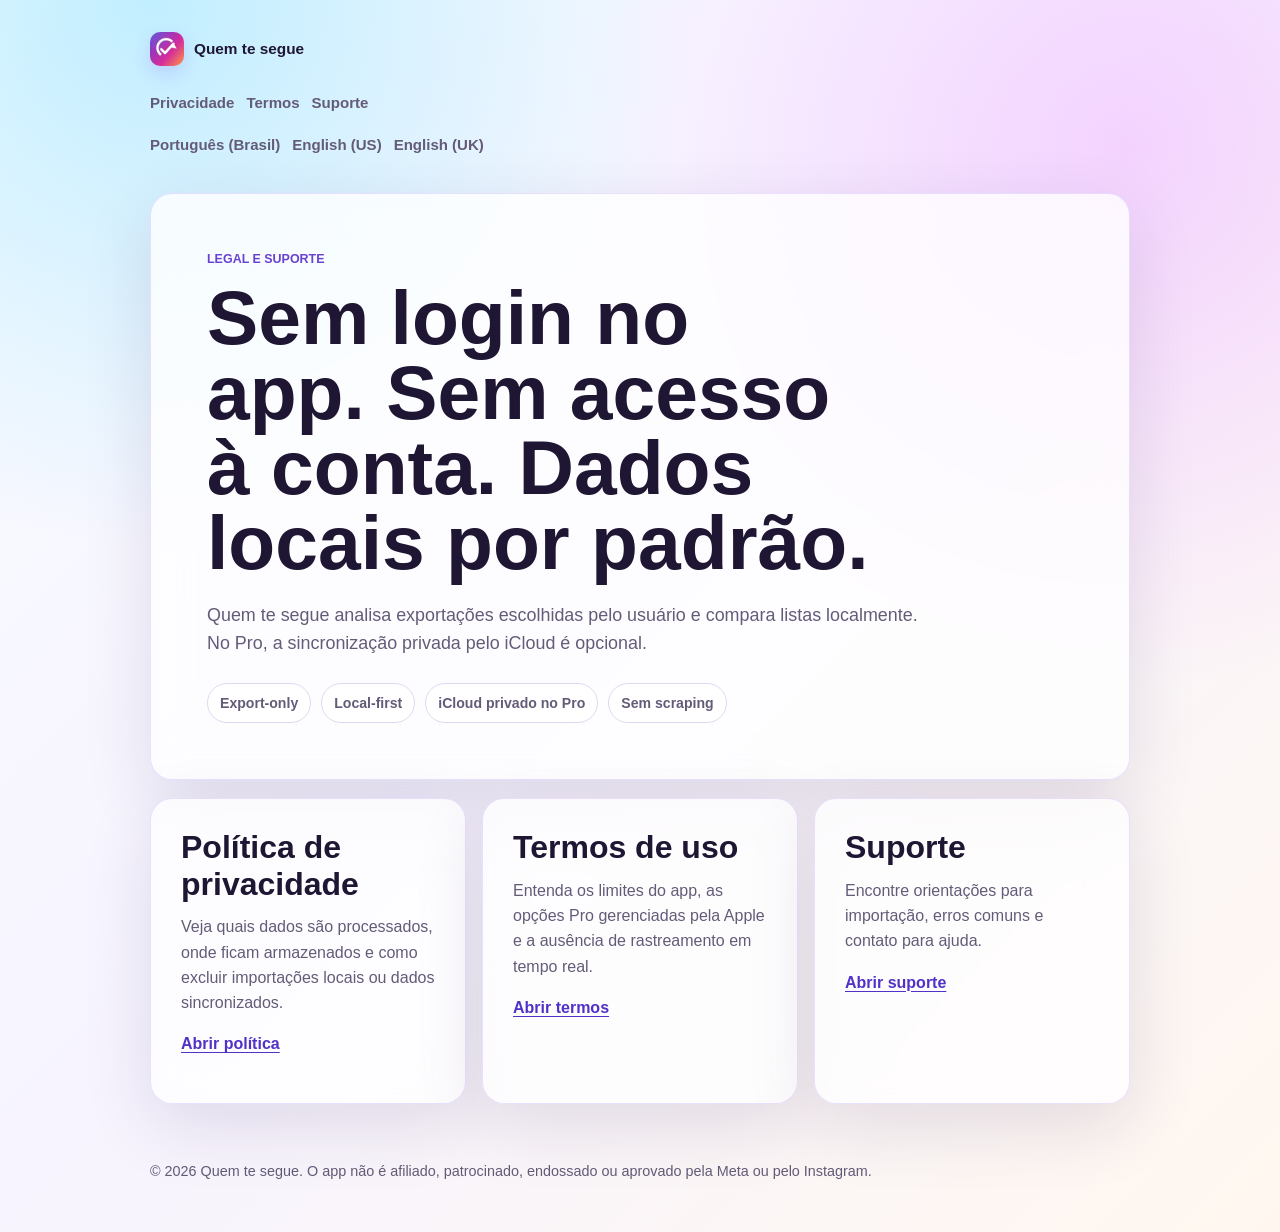
<file: index.html>
<!doctype html>
<html lang="pt-BR">
<head>
  <meta charset="utf-8">
  <meta name="viewport" content="width=device-width, initial-scale=1">
  <title>Quem te segue | Legal e suporte</title>
  <meta name="description" content="Política de privacidade, termos de uso e suporte do app Quem te segue.">
  <link rel="canonical" href="https://nogueirathiago.github.io/quem-te-segue-legal/">
  <link rel="alternate" hreflang="pt-BR" href="https://nogueirathiago.github.io/quem-te-segue-legal/">
  <link rel="alternate" hreflang="en-US" href="https://nogueirathiago.github.io/quem-te-segue-legal/en-us/">
  <link rel="alternate" hreflang="en-GB" href="https://nogueirathiago.github.io/quem-te-segue-legal/en-gb/">
  <link rel="alternate" hreflang="x-default" href="https://nogueirathiago.github.io/quem-te-segue-legal/">
  <link rel="stylesheet" href="styles.css">
</head>
<body>
  <a class="skip-link" href="#conteudo">Pular para o conteúdo</a>
  <header class="site-header">
    <a class="brand" href="index.html" aria-label="Quem te segue">
      <img class="brand-mark" src="brand-logo.png" alt="" width="34" height="34">
      <span>Quem te segue</span>
    </a>
    <nav aria-label="Navegação legal">
      <a href="privacy.html">Privacidade</a>
      <a href="terms.html">Termos</a>
      <a href="support.html">Suporte</a>
    </nav>
    <nav class="language-switcher" aria-label="Idioma">
      <a href="index.html" lang="pt-BR" hreflang="pt-BR" aria-current="page">Português (Brasil)</a>
      <a href="en-us/index.html" lang="en-US" hreflang="en-US">English (US)</a>
      <a href="en-gb/index.html" lang="en-GB" hreflang="en-GB">English (UK)</a>
    </nav>
  </header>

  <main id="conteudo">
    <section class="hero">
      <p class="eyebrow">Legal e suporte</p>
      <h1>Sem login no app. Sem acesso à conta. Dados locais por padrão.</h1>
      <p class="lead">Quem te segue analisa exportações escolhidas pelo usuário e compara listas localmente. No Pro, a sincronização privada pelo iCloud é opcional.</p>
      <div class="pill-row" aria-label="Resumo de privacidade">
        <span class="pill">Export-only</span>
        <span class="pill">Local-first</span>
        <span class="pill">iCloud privado no Pro</span>
        <span class="pill">Sem scraping</span>
      </div>
    </section>

    <section class="grid section" aria-label="Links principais">
      <article class="card">
        <h2>Política de privacidade</h2>
        <p>Veja quais dados são processados, onde ficam armazenados e como excluir importações locais ou dados sincronizados.</p>
        <p><a href="privacy.html">Abrir política</a></p>
      </article>
      <article class="card">
        <h2>Termos de uso</h2>
        <p>Entenda os limites do app, as opções Pro gerenciadas pela Apple e a ausência de rastreamento em tempo real.</p>
        <p><a href="terms.html">Abrir termos</a></p>
      </article>
      <article class="card">
        <h2>Suporte</h2>
        <p>Encontre orientações para importação, erros comuns e contato para ajuda.</p>
        <p><a href="support.html">Abrir suporte</a></p>
      </article>
    </section>
  </main>

  <footer class="site-footer">
    <p>© 2026 Quem te segue. O app não é afiliado, patrocinado, endossado ou aprovado pela Meta ou pelo Instagram.</p>
  </footer>
</body>
</html>
</file>
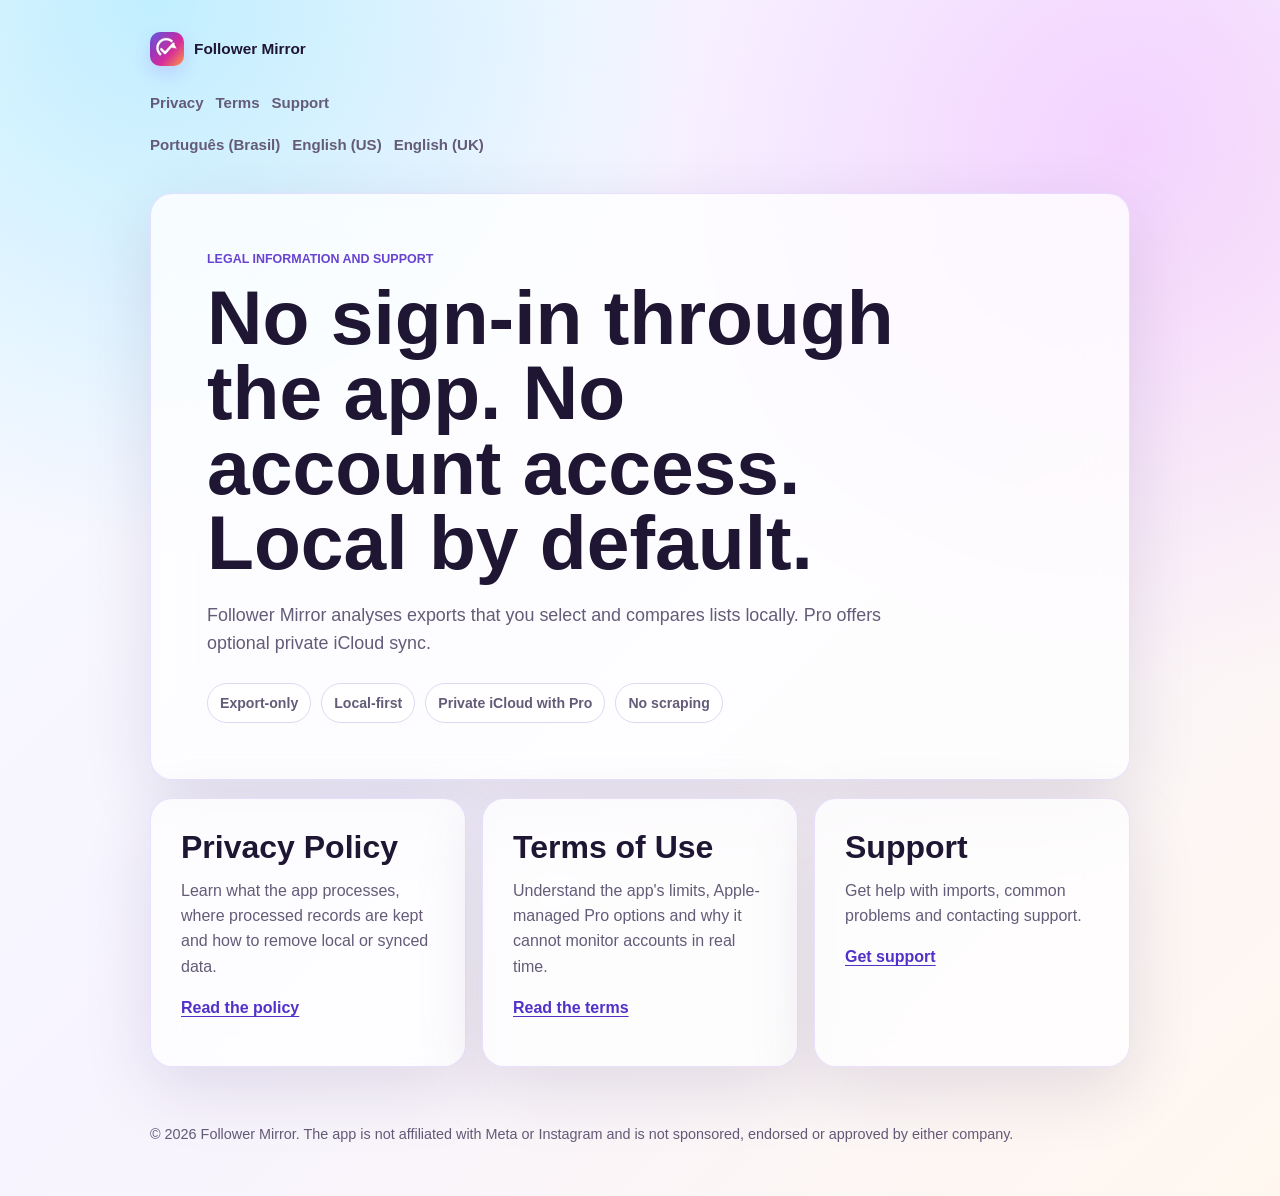
<file: en-gb/index.html>
<!doctype html>
<html lang="en-GB">
<head>
  <meta charset="utf-8">
  <meta name="viewport" content="width=device-width, initial-scale=1">
  <title>Follower Mirror | Legal information and support</title>
  <meta name="description" content="Privacy, terms and support information for Follower Mirror.">
  <link rel="canonical" href="https://nogueirathiago.github.io/quem-te-segue-legal/en-gb/">
  <link rel="alternate" hreflang="pt-BR" href="https://nogueirathiago.github.io/quem-te-segue-legal/">
  <link rel="alternate" hreflang="en-US" href="https://nogueirathiago.github.io/quem-te-segue-legal/en-us/">
  <link rel="alternate" hreflang="en-GB" href="https://nogueirathiago.github.io/quem-te-segue-legal/en-gb/">
  <link rel="alternate" hreflang="x-default" href="https://nogueirathiago.github.io/quem-te-segue-legal/">
  <link rel="stylesheet" href="../styles.css">
</head>
<body>
  <a class="skip-link" href="#content">Skip to content</a>
  <header class="site-header">
    <a class="brand" href="index.html" aria-label="Follower Mirror">
      <img class="brand-mark" src="../brand-logo.png" alt="" width="34" height="34">
      <span>Follower Mirror</span>
    </a>
    <nav aria-label="Legal navigation"><a href="privacy.html">Privacy</a><a href="terms.html">Terms</a><a href="support.html">Support</a></nav>
    <nav class="language-switcher" aria-label="Language">
      <a href="../index.html" lang="pt-BR" hreflang="pt-BR">Português (Brasil)</a>
      <a href="../en-us/index.html" lang="en-US" hreflang="en-US">English (US)</a>
      <a href="index.html" lang="en-GB" hreflang="en-GB" aria-current="page">English (UK)</a>
    </nav>
  </header>

  <main id="content">
    <section class="hero">
      <p class="eyebrow">Legal information and support</p>
      <h1>No sign-in through the app. No account access. Local by default.</h1>
      <p class="lead">Follower Mirror analyses exports that you select and compares lists locally. Pro offers optional private iCloud sync.</p>
      <div class="pill-row" aria-label="Privacy summary"><span class="pill">Export-only</span><span class="pill">Local-first</span><span class="pill">Private iCloud with Pro</span><span class="pill">No scraping</span></div>
    </section>
    <section class="grid section" aria-label="Main links">
      <article class="card"><h2>Privacy Policy</h2><p>Learn what the app processes, where processed records are kept and how to remove local or synced data.</p><p><a href="privacy.html">Read the policy</a></p></article>
      <article class="card"><h2>Terms of Use</h2><p>Understand the app's limits, Apple-managed Pro options and why it cannot monitor accounts in real time.</p><p><a href="terms.html">Read the terms</a></p></article>
      <article class="card"><h2>Support</h2><p>Get help with imports, common problems and contacting support.</p><p><a href="support.html">Get support</a></p></article>
    </section>
  </main>
  <footer class="site-footer"><p>© 2026 Follower Mirror. The app is not affiliated with Meta or Instagram and is not sponsored, endorsed or approved by either company.</p></footer>
</body>
</html>
</file>
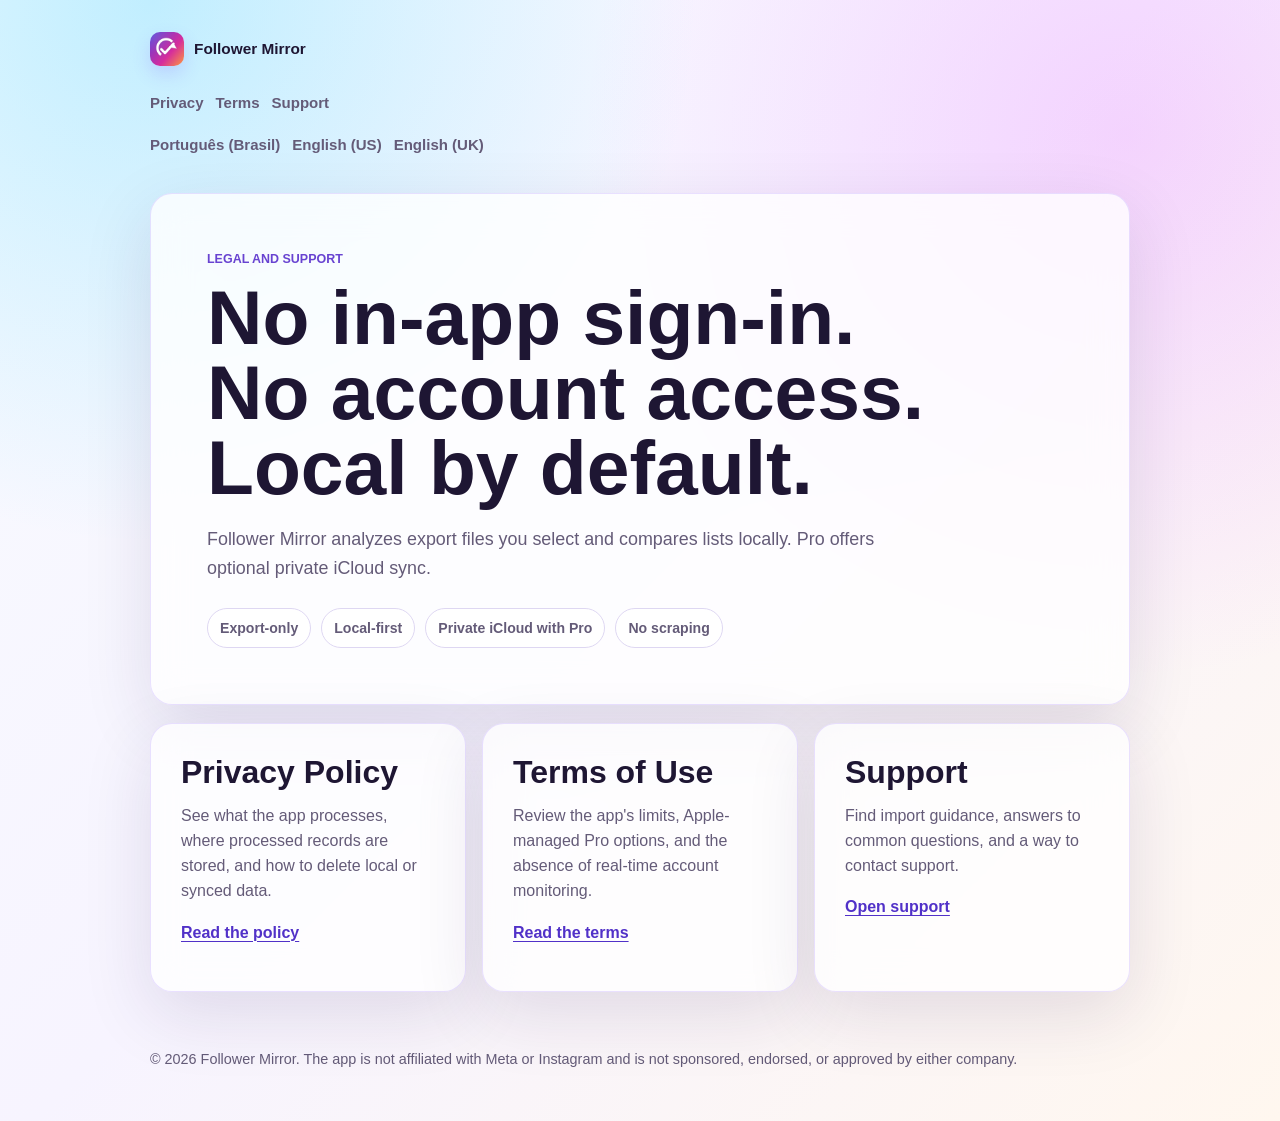
<file: en-us/index.html>
<!doctype html>
<html lang="en-US">
<head>
  <meta charset="utf-8">
  <meta name="viewport" content="width=device-width, initial-scale=1">
  <title>Follower Mirror | Legal and support</title>
  <meta name="description" content="Privacy, terms, and support information for Follower Mirror.">
  <link rel="canonical" href="https://nogueirathiago.github.io/quem-te-segue-legal/en-us/">
  <link rel="alternate" hreflang="pt-BR" href="https://nogueirathiago.github.io/quem-te-segue-legal/">
  <link rel="alternate" hreflang="en-US" href="https://nogueirathiago.github.io/quem-te-segue-legal/en-us/">
  <link rel="alternate" hreflang="en-GB" href="https://nogueirathiago.github.io/quem-te-segue-legal/en-gb/">
  <link rel="alternate" hreflang="x-default" href="https://nogueirathiago.github.io/quem-te-segue-legal/">
  <link rel="stylesheet" href="../styles.css">
</head>
<body>
  <a class="skip-link" href="#content">Skip to content</a>
  <header class="site-header">
    <a class="brand" href="index.html" aria-label="Follower Mirror">
      <img class="brand-mark" src="../brand-logo.png" alt="" width="34" height="34">
      <span>Follower Mirror</span>
    </a>
    <nav aria-label="Legal navigation">
      <a href="privacy.html">Privacy</a>
      <a href="terms.html">Terms</a>
      <a href="support.html">Support</a>
    </nav>
    <nav class="language-switcher" aria-label="Language">
      <a href="../index.html" lang="pt-BR" hreflang="pt-BR">Português (Brasil)</a>
      <a href="index.html" lang="en-US" hreflang="en-US" aria-current="page">English (US)</a>
      <a href="../en-gb/index.html" lang="en-GB" hreflang="en-GB">English (UK)</a>
    </nav>
  </header>

  <main id="content">
    <section class="hero">
      <p class="eyebrow">Legal and support</p>
      <h1>No in-app sign-in. No account access. Local by default.</h1>
      <p class="lead">Follower Mirror analyzes export files you select and compares lists locally. Pro offers optional private iCloud sync.</p>
      <div class="pill-row" aria-label="Privacy summary">
        <span class="pill">Export-only</span>
        <span class="pill">Local-first</span>
        <span class="pill">Private iCloud with Pro</span>
        <span class="pill">No scraping</span>
      </div>
    </section>

    <section class="grid section" aria-label="Main links">
      <article class="card"><h2>Privacy Policy</h2><p>See what the app processes, where processed records are stored, and how to delete local or synced data.</p><p><a href="privacy.html">Read the policy</a></p></article>
      <article class="card"><h2>Terms of Use</h2><p>Review the app's limits, Apple-managed Pro options, and the absence of real-time account monitoring.</p><p><a href="terms.html">Read the terms</a></p></article>
      <article class="card"><h2>Support</h2><p>Find import guidance, answers to common questions, and a way to contact support.</p><p><a href="support.html">Open support</a></p></article>
    </section>
  </main>

  <footer class="site-footer"><p>© 2026 Follower Mirror. The app is not affiliated with Meta or Instagram and is not sponsored, endorsed, or approved by either company.</p></footer>
</body>
</html>
</file>
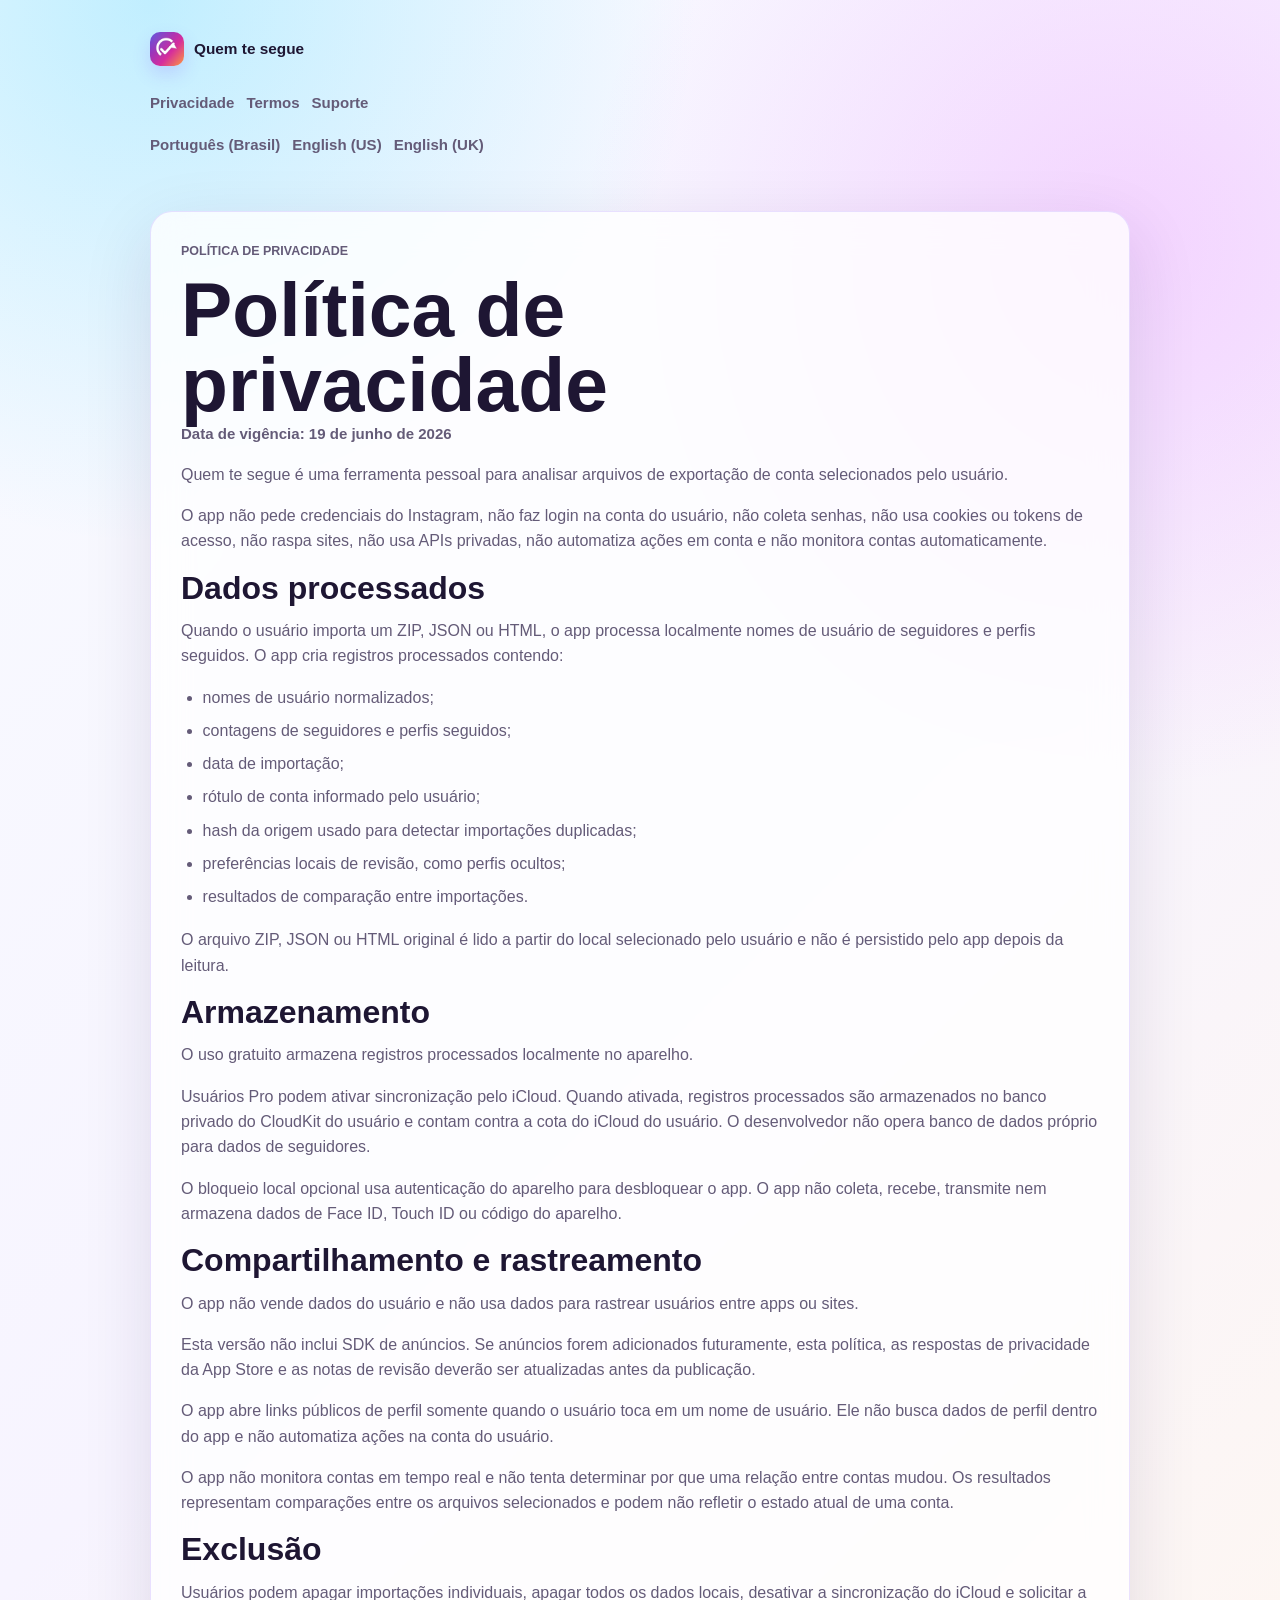
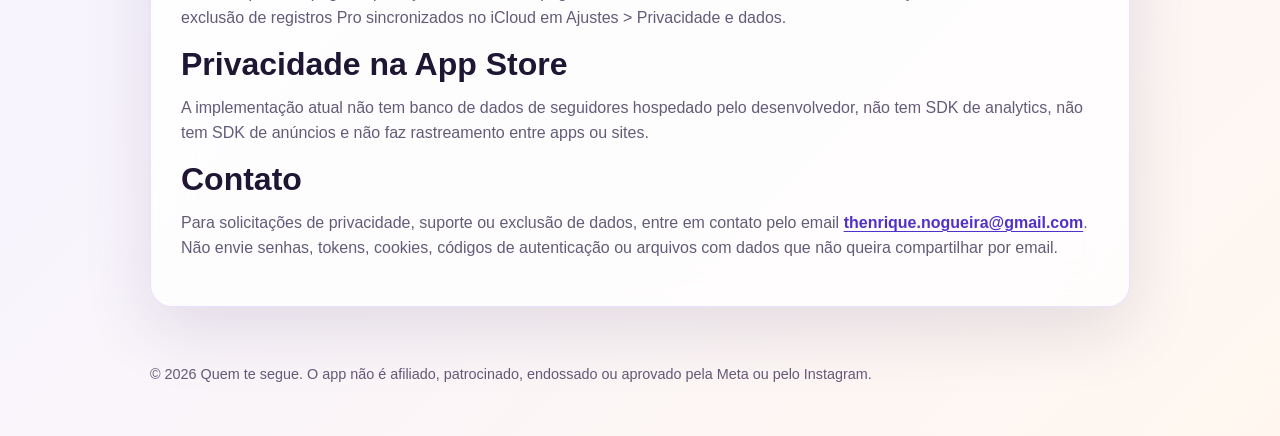
<file: privacy.html>
<!doctype html>
<html lang="pt-BR">
<head>
  <meta charset="utf-8">
  <meta name="viewport" content="width=device-width, initial-scale=1">
  <title>Política de privacidade | Quem te segue</title>
  <meta name="description" content="Política de privacidade do app Quem te segue.">
  <link rel="canonical" href="https://nogueirathiago.github.io/quem-te-segue-legal/privacy.html">
  <link rel="alternate" hreflang="pt-BR" href="https://nogueirathiago.github.io/quem-te-segue-legal/privacy.html">
  <link rel="alternate" hreflang="en-US" href="https://nogueirathiago.github.io/quem-te-segue-legal/en-us/privacy.html">
  <link rel="alternate" hreflang="en-GB" href="https://nogueirathiago.github.io/quem-te-segue-legal/en-gb/privacy.html">
  <link rel="alternate" hreflang="x-default" href="https://nogueirathiago.github.io/quem-te-segue-legal/privacy.html">
  <link rel="stylesheet" href="styles.css">
</head>
<body>
  <a class="skip-link" href="#conteudo">Pular para o conteúdo</a>
  <header class="site-header">
    <a class="brand" href="index.html" aria-label="Quem te segue">
      <img class="brand-mark" src="brand-logo.png" alt="" width="34" height="34">
      <span>Quem te segue</span>
    </a>
    <nav aria-label="Navegação legal">
      <a href="privacy.html">Privacidade</a>
      <a href="terms.html">Termos</a>
      <a href="support.html">Suporte</a>
    </nav>
    <nav class="language-switcher" aria-label="Idioma">
      <a href="privacy.html" lang="pt-BR" hreflang="pt-BR" aria-current="page">Português (Brasil)</a>
      <a href="en-us/privacy.html" lang="en-US" hreflang="en-US">English (US)</a>
      <a href="en-gb/privacy.html" lang="en-GB" hreflang="en-GB">English (UK)</a>
    </nav>
  </header>

  <main id="conteudo">
    <article class="document">
      <p class="eyebrow">Política de privacidade</p>
      <h1>Política de privacidade</h1>
      <p class="meta">Data de vigência: 19 de junho de 2026</p>

      <p>Quem te segue é uma ferramenta pessoal para analisar arquivos de exportação de conta selecionados pelo usuário.</p>
      <p>O app não pede credenciais do Instagram, não faz login na conta do usuário, não coleta senhas, não usa cookies ou tokens de acesso, não raspa sites, não usa APIs privadas, não automatiza ações em conta e não monitora contas automaticamente.</p>

      <h2>Dados processados</h2>
      <p>Quando o usuário importa um ZIP, JSON ou HTML, o app processa localmente nomes de usuário de seguidores e perfis seguidos. O app cria registros processados contendo:</p>
      <ul>
        <li>nomes de usuário normalizados;</li>
        <li>contagens de seguidores e perfis seguidos;</li>
        <li>data de importação;</li>
        <li>rótulo de conta informado pelo usuário;</li>
        <li>hash da origem usado para detectar importações duplicadas;</li>
        <li>preferências locais de revisão, como perfis ocultos;</li>
        <li>resultados de comparação entre importações.</li>
      </ul>
      <p>O arquivo ZIP, JSON ou HTML original é lido a partir do local selecionado pelo usuário e não é persistido pelo app depois da leitura.</p>

      <h2>Armazenamento</h2>
      <p>O uso gratuito armazena registros processados localmente no aparelho.</p>
      <p>Usuários Pro podem ativar sincronização pelo iCloud. Quando ativada, registros processados são armazenados no banco privado do CloudKit do usuário e contam contra a cota do iCloud do usuário. O desenvolvedor não opera banco de dados próprio para dados de seguidores.</p>
      <p>O bloqueio local opcional usa autenticação do aparelho para desbloquear o app. O app não coleta, recebe, transmite nem armazena dados de Face ID, Touch ID ou código do aparelho.</p>

      <h2>Compartilhamento e rastreamento</h2>
      <p>O app não vende dados do usuário e não usa dados para rastrear usuários entre apps ou sites.</p>
      <p>Esta versão não inclui SDK de anúncios. Se anúncios forem adicionados futuramente, esta política, as respostas de privacidade da App Store e as notas de revisão deverão ser atualizadas antes da publicação.</p>
      <p>O app abre links públicos de perfil somente quando o usuário toca em um nome de usuário. Ele não busca dados de perfil dentro do app e não automatiza ações na conta do usuário.</p>
      <p>O app não monitora contas em tempo real e não tenta determinar por que uma relação entre contas mudou. Os resultados representam comparações entre os arquivos selecionados e podem não refletir o estado atual de uma conta.</p>

      <h2>Exclusão</h2>
      <p>Usuários podem apagar importações individuais, apagar todos os dados locais, desativar a sincronização do iCloud e solicitar a exclusão de registros Pro sincronizados no iCloud em Ajustes &gt; Privacidade e dados.</p>

      <h2>Privacidade na App Store</h2>
      <p>A implementação atual não tem banco de dados de seguidores hospedado pelo desenvolvedor, não tem SDK de analytics, não tem SDK de anúncios e não faz rastreamento entre apps ou sites.</p>

      <h2>Contato</h2>
      <p>Para solicitações de privacidade, suporte ou exclusão de dados, entre em contato pelo email <a href="mailto:thenrique.nogueira@gmail.com">thenrique.nogueira@gmail.com</a>. Não envie senhas, tokens, cookies, códigos de autenticação ou arquivos com dados que não queira compartilhar por email.</p>
    </article>
  </main>

  <footer class="site-footer">
    <p>© 2026 Quem te segue. O app não é afiliado, patrocinado, endossado ou aprovado pela Meta ou pelo Instagram.</p>
  </footer>
</body>
</html>
</file>
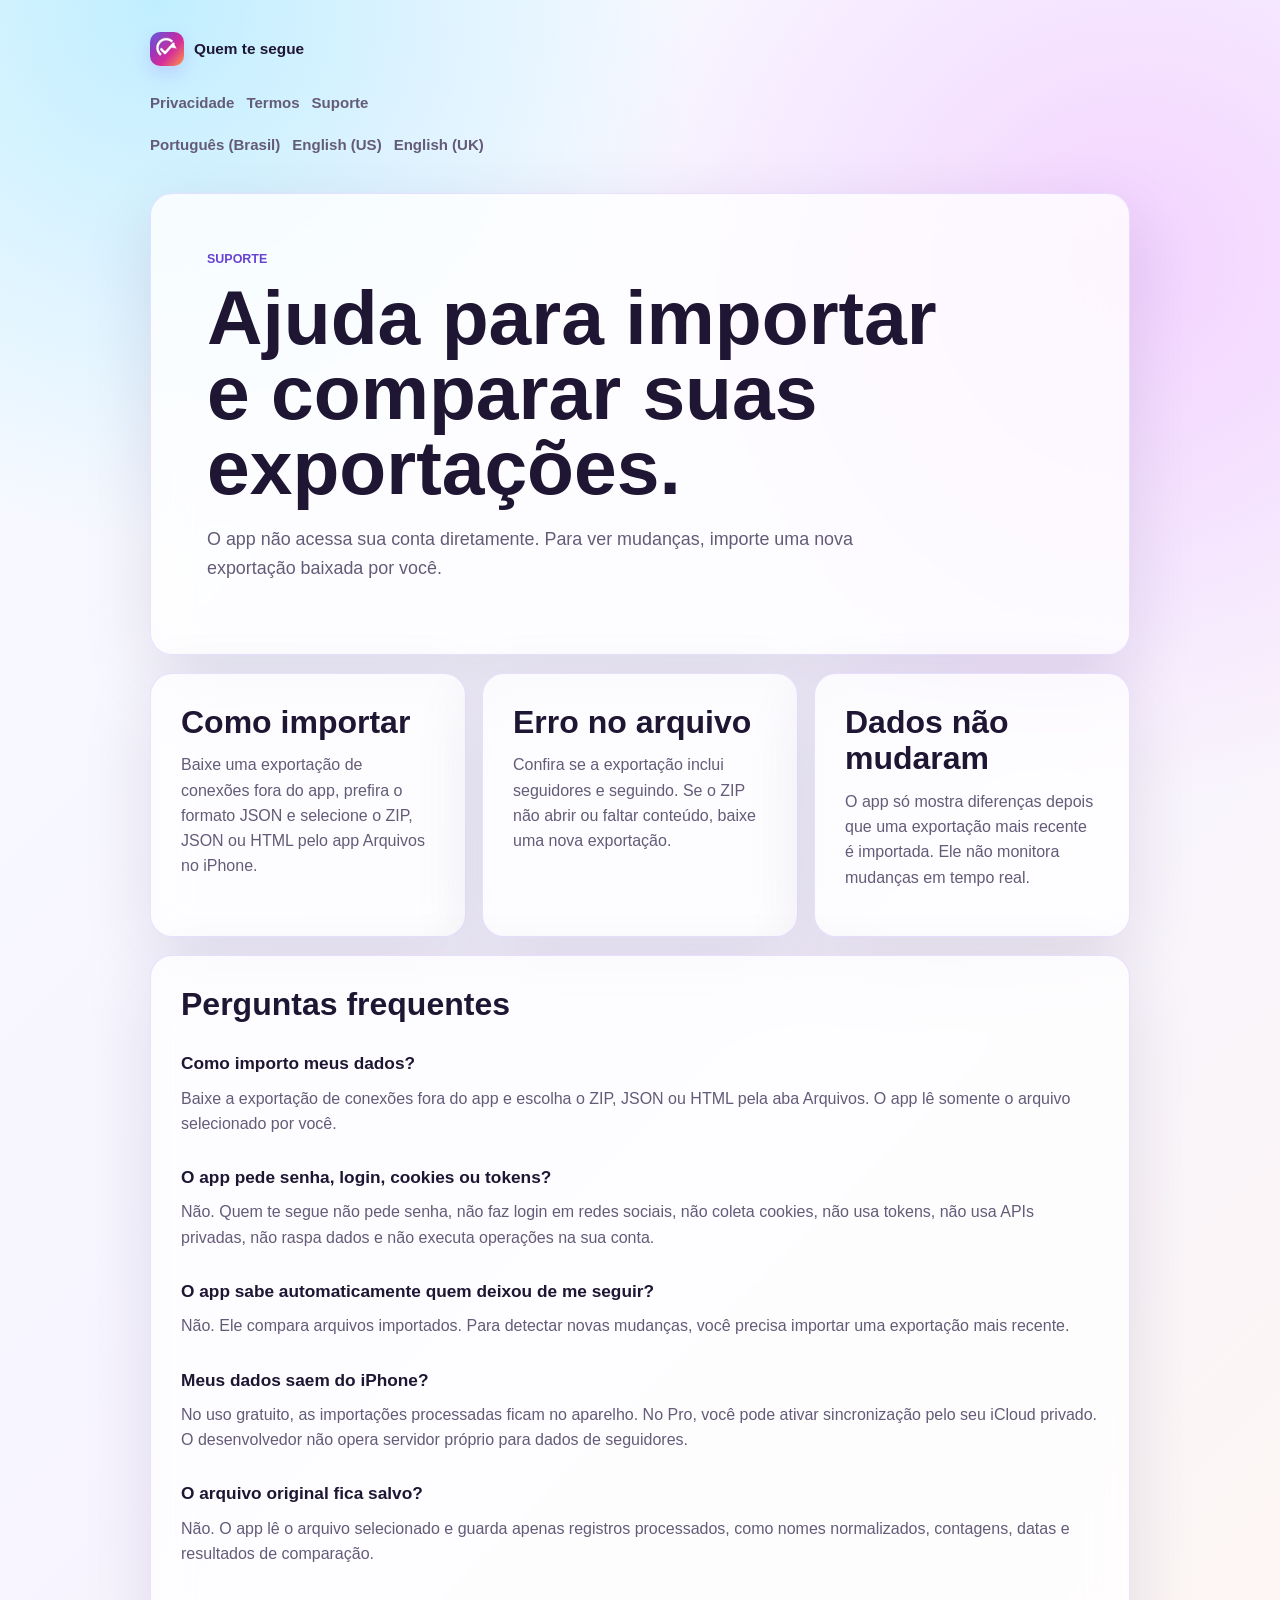
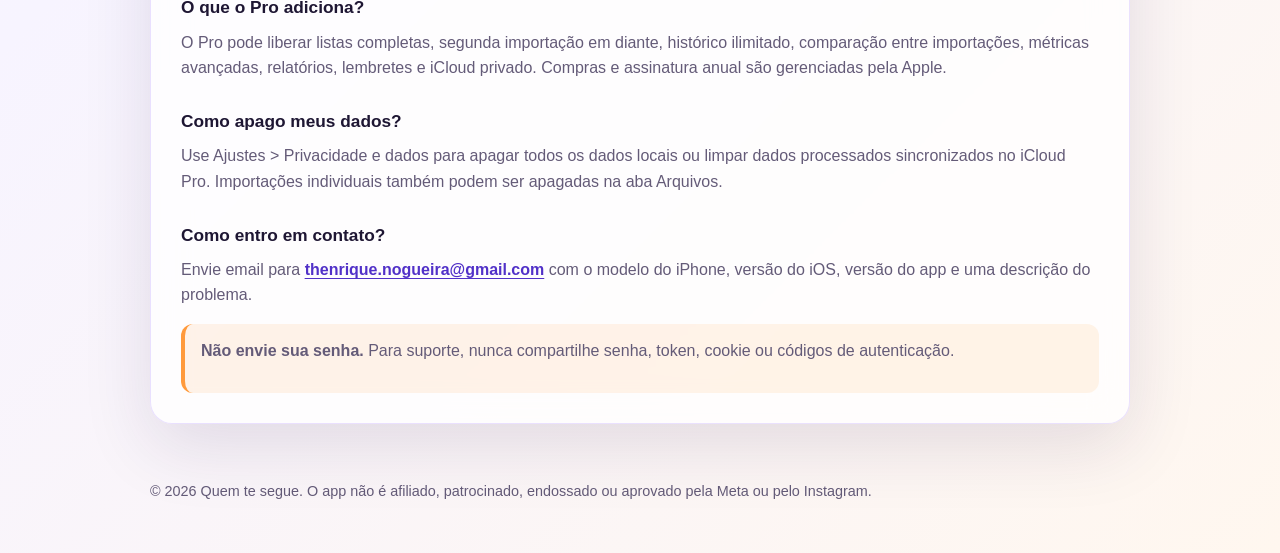
<file: support.html>
<!doctype html>
<html lang="pt-BR">
<head>
  <meta charset="utf-8">
  <meta name="viewport" content="width=device-width, initial-scale=1">
  <title>Suporte | Quem te segue</title>
  <meta name="description" content="Suporte do app Quem te segue.">
  <link rel="canonical" href="https://nogueirathiago.github.io/quem-te-segue-legal/support.html">
  <link rel="alternate" hreflang="pt-BR" href="https://nogueirathiago.github.io/quem-te-segue-legal/support.html">
  <link rel="alternate" hreflang="en-US" href="https://nogueirathiago.github.io/quem-te-segue-legal/en-us/support.html">
  <link rel="alternate" hreflang="en-GB" href="https://nogueirathiago.github.io/quem-te-segue-legal/en-gb/support.html">
  <link rel="alternate" hreflang="x-default" href="https://nogueirathiago.github.io/quem-te-segue-legal/support.html">
  <link rel="stylesheet" href="styles.css">
</head>
<body>
  <a class="skip-link" href="#conteudo">Pular para o conteúdo</a>
  <header class="site-header">
    <a class="brand" href="index.html" aria-label="Quem te segue">
      <img class="brand-mark" src="brand-logo.png" alt="" width="34" height="34">
      <span>Quem te segue</span>
    </a>
    <nav aria-label="Navegação legal">
      <a href="privacy.html">Privacidade</a>
      <a href="terms.html">Termos</a>
      <a href="support.html">Suporte</a>
    </nav>
    <nav class="language-switcher" aria-label="Idioma">
      <a href="support.html" lang="pt-BR" hreflang="pt-BR" aria-current="page">Português (Brasil)</a>
      <a href="en-us/support.html" lang="en-US" hreflang="en-US">English (US)</a>
      <a href="en-gb/support.html" lang="en-GB" hreflang="en-GB">English (UK)</a>
    </nav>
  </header>

  <main id="conteudo">
    <section class="hero">
      <p class="eyebrow">Suporte</p>
      <h1>Ajuda para importar e comparar suas exportações.</h1>
      <p class="lead">O app não acessa sua conta diretamente. Para ver mudanças, importe uma nova exportação baixada por você.</p>
    </section>

    <section class="grid section" aria-label="Ajuda rápida">
      <article class="card">
        <h2>Como importar</h2>
        <p>Baixe uma exportação de conexões fora do app, prefira o formato JSON e selecione o ZIP, JSON ou HTML pelo app Arquivos no iPhone.</p>
      </article>
      <article class="card">
        <h2>Erro no arquivo</h2>
        <p>Confira se a exportação inclui seguidores e seguindo. Se o ZIP não abrir ou faltar conteúdo, baixe uma nova exportação.</p>
      </article>
      <article class="card">
        <h2>Dados não mudaram</h2>
        <p>O app só mostra diferenças depois que uma exportação mais recente é importada. Ele não monitora mudanças em tempo real.</p>
      </article>
    </section>

    <section class="document">
      <h2>Perguntas frequentes</h2>

      <h3>Como importo meus dados?</h3>
      <p>Baixe a exportação de conexões fora do app e escolha o ZIP, JSON ou HTML pela aba Arquivos. O app lê somente o arquivo selecionado por você.</p>

      <h3>O app pede senha, login, cookies ou tokens?</h3>
      <p>Não. Quem te segue não pede senha, não faz login em redes sociais, não coleta cookies, não usa tokens, não usa APIs privadas, não raspa dados e não executa operações na sua conta.</p>

      <h3>O app sabe automaticamente quem deixou de me seguir?</h3>
      <p>Não. Ele compara arquivos importados. Para detectar novas mudanças, você precisa importar uma exportação mais recente.</p>

      <h3>Meus dados saem do iPhone?</h3>
      <p>No uso gratuito, as importações processadas ficam no aparelho. No Pro, você pode ativar sincronização pelo seu iCloud privado. O desenvolvedor não opera servidor próprio para dados de seguidores.</p>

      <h3>O arquivo original fica salvo?</h3>
      <p>Não. O app lê o arquivo selecionado e guarda apenas registros processados, como nomes normalizados, contagens, datas e resultados de comparação.</p>

      <h3>O que o Pro adiciona?</h3>
      <p>O Pro pode liberar listas completas, segunda importação em diante, histórico ilimitado, comparação entre importações, métricas avançadas, relatórios, lembretes e iCloud privado. Compras e assinatura anual são gerenciadas pela Apple.</p>

      <h3>Como apago meus dados?</h3>
      <p>Use Ajustes &gt; Privacidade e dados para apagar todos os dados locais ou limpar dados processados sincronizados no iCloud Pro. Importações individuais também podem ser apagadas na aba Arquivos.</p>

      <h3>Como entro em contato?</h3>
      <p>Envie email para <a href="mailto:thenrique.nogueira@gmail.com">thenrique.nogueira@gmail.com</a> com o modelo do iPhone, versão do iOS, versão do app e uma descrição do problema.</p>

      <div class="callout">
        <p><strong>Não envie sua senha.</strong> Para suporte, nunca compartilhe senha, token, cookie ou códigos de autenticação.</p>
      </div>
    </section>
  </main>

  <footer class="site-footer">
    <p>© 2026 Quem te segue. O app não é afiliado, patrocinado, endossado ou aprovado pela Meta ou pelo Instagram.</p>
  </footer>
</body>
</html>
</file>
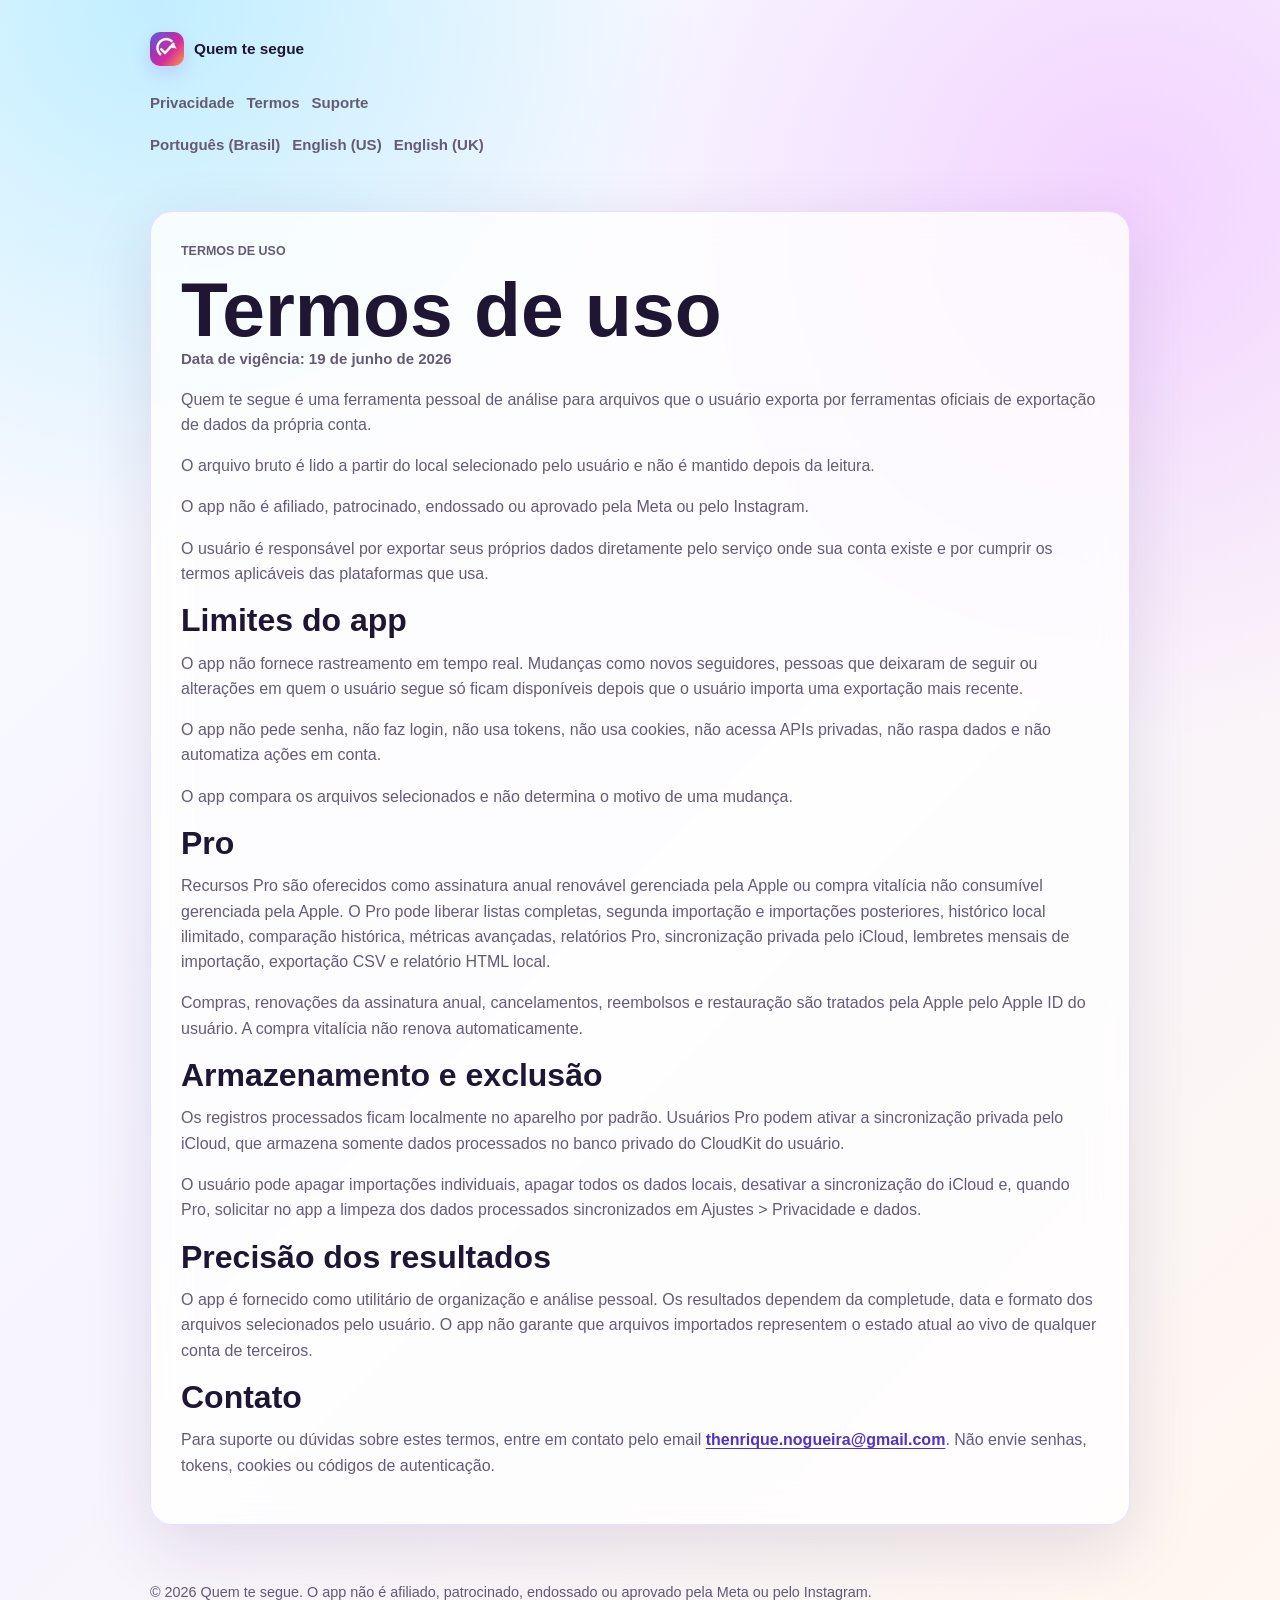
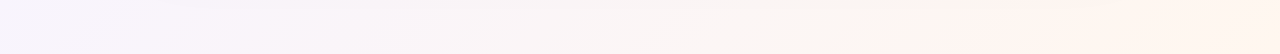
<file: terms.html>
<!doctype html>
<html lang="pt-BR">
<head>
  <meta charset="utf-8">
  <meta name="viewport" content="width=device-width, initial-scale=1">
  <title>Termos de uso | Quem te segue</title>
  <meta name="description" content="Termos de uso do app Quem te segue.">
  <link rel="canonical" href="https://nogueirathiago.github.io/quem-te-segue-legal/terms.html">
  <link rel="alternate" hreflang="pt-BR" href="https://nogueirathiago.github.io/quem-te-segue-legal/terms.html">
  <link rel="alternate" hreflang="en-US" href="https://nogueirathiago.github.io/quem-te-segue-legal/en-us/terms.html">
  <link rel="alternate" hreflang="en-GB" href="https://nogueirathiago.github.io/quem-te-segue-legal/en-gb/terms.html">
  <link rel="alternate" hreflang="x-default" href="https://nogueirathiago.github.io/quem-te-segue-legal/terms.html">
  <link rel="stylesheet" href="styles.css">
</head>
<body>
  <a class="skip-link" href="#conteudo">Pular para o conteúdo</a>
  <header class="site-header">
    <a class="brand" href="index.html" aria-label="Quem te segue">
      <img class="brand-mark" src="brand-logo.png" alt="" width="34" height="34">
      <span>Quem te segue</span>
    </a>
    <nav aria-label="Navegação legal">
      <a href="privacy.html">Privacidade</a>
      <a href="terms.html">Termos</a>
      <a href="support.html">Suporte</a>
    </nav>
    <nav class="language-switcher" aria-label="Idioma">
      <a href="terms.html" lang="pt-BR" hreflang="pt-BR" aria-current="page">Português (Brasil)</a>
      <a href="en-us/terms.html" lang="en-US" hreflang="en-US">English (US)</a>
      <a href="en-gb/terms.html" lang="en-GB" hreflang="en-GB">English (UK)</a>
    </nav>
  </header>

  <main id="conteudo">
    <article class="document">
      <p class="eyebrow">Termos de uso</p>
      <h1>Termos de uso</h1>
      <p class="meta">Data de vigência: 19 de junho de 2026</p>

      <p>Quem te segue é uma ferramenta pessoal de análise para arquivos que o usuário exporta por ferramentas oficiais de exportação de dados da própria conta.</p>
      <p>O arquivo bruto é lido a partir do local selecionado pelo usuário e não é mantido depois da leitura.</p>
      <p>O app não é afiliado, patrocinado, endossado ou aprovado pela Meta ou pelo Instagram.</p>
      <p>O usuário é responsável por exportar seus próprios dados diretamente pelo serviço onde sua conta existe e por cumprir os termos aplicáveis das plataformas que usa.</p>

      <h2>Limites do app</h2>
      <p>O app não fornece rastreamento em tempo real. Mudanças como novos seguidores, pessoas que deixaram de seguir ou alterações em quem o usuário segue só ficam disponíveis depois que o usuário importa uma exportação mais recente.</p>
      <p>O app não pede senha, não faz login, não usa tokens, não usa cookies, não acessa APIs privadas, não raspa dados e não automatiza ações em conta.</p>
      <p>O app compara os arquivos selecionados e não determina o motivo de uma mudança.</p>

      <h2>Pro</h2>
      <p>Recursos Pro são oferecidos como assinatura anual renovável gerenciada pela Apple ou compra vitalícia não consumível gerenciada pela Apple. O Pro pode liberar listas completas, segunda importação e importações posteriores, histórico local ilimitado, comparação histórica, métricas avançadas, relatórios Pro, sincronização privada pelo iCloud, lembretes mensais de importação, exportação CSV e relatório HTML local.</p>
      <p>Compras, renovações da assinatura anual, cancelamentos, reembolsos e restauração são tratados pela Apple pelo Apple ID do usuário. A compra vitalícia não renova automaticamente.</p>

      <h2>Armazenamento e exclusão</h2>
      <p>Os registros processados ficam localmente no aparelho por padrão. Usuários Pro podem ativar a sincronização privada pelo iCloud, que armazena somente dados processados no banco privado do CloudKit do usuário.</p>
      <p>O usuário pode apagar importações individuais, apagar todos os dados locais, desativar a sincronização do iCloud e, quando Pro, solicitar no app a limpeza dos dados processados sincronizados em Ajustes &gt; Privacidade e dados.</p>

      <h2>Precisão dos resultados</h2>
      <p>O app é fornecido como utilitário de organização e análise pessoal. Os resultados dependem da completude, data e formato dos arquivos selecionados pelo usuário. O app não garante que arquivos importados representem o estado atual ao vivo de qualquer conta de terceiros.</p>

      <h2>Contato</h2>
      <p>Para suporte ou dúvidas sobre estes termos, entre em contato pelo email <a href="mailto:thenrique.nogueira@gmail.com">thenrique.nogueira@gmail.com</a>. Não envie senhas, tokens, cookies ou códigos de autenticação.</p>
    </article>
  </main>

  <footer class="site-footer">
    <p>© 2026 Quem te segue. O app não é afiliado, patrocinado, endossado ou aprovado pela Meta ou pelo Instagram.</p>
  </footer>
</body>
</html>
</file>
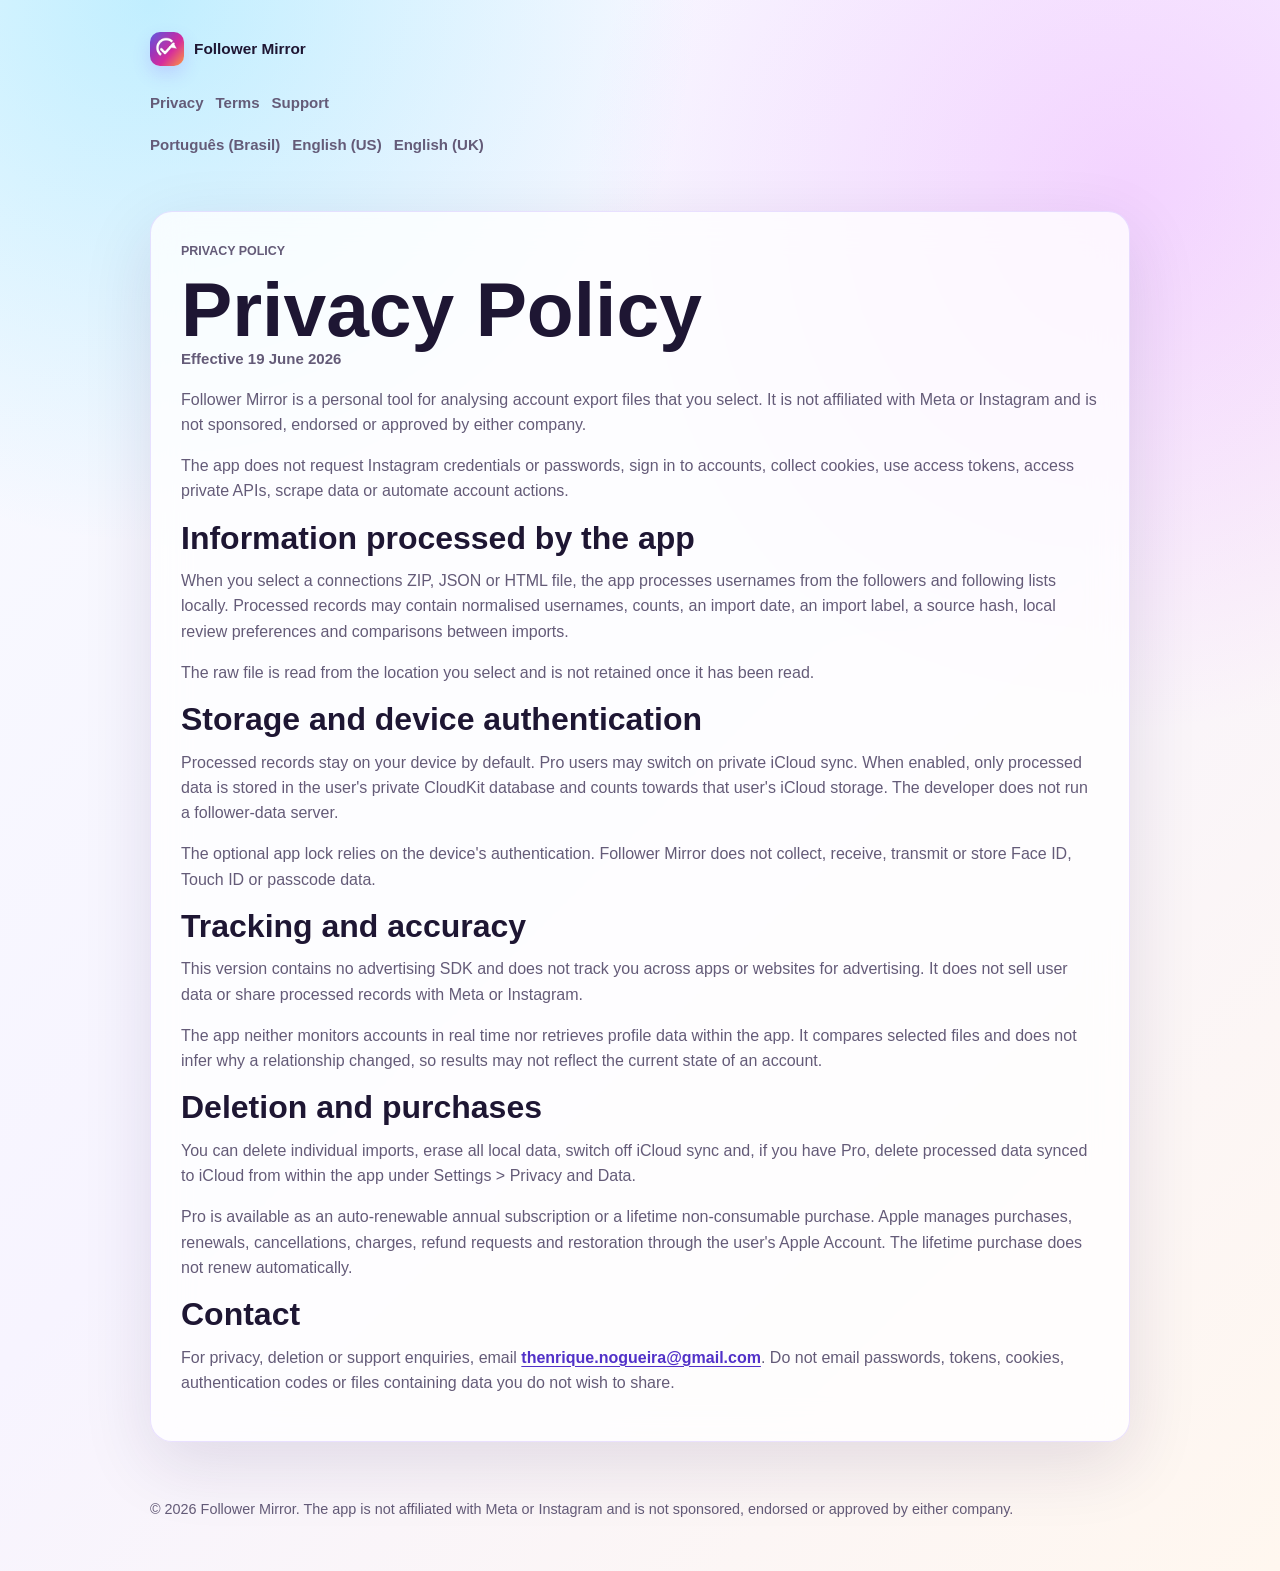
<file: en-gb/privacy.html>
<!doctype html>
<html lang="en-GB">
<head>
  <meta charset="utf-8">
  <meta name="viewport" content="width=device-width, initial-scale=1">
  <title>Privacy Policy | Follower Mirror</title>
  <meta name="description" content="Privacy Policy for Follower Mirror.">
  <link rel="canonical" href="https://nogueirathiago.github.io/quem-te-segue-legal/en-gb/privacy.html">
  <link rel="alternate" hreflang="pt-BR" href="https://nogueirathiago.github.io/quem-te-segue-legal/privacy.html">
  <link rel="alternate" hreflang="en-US" href="https://nogueirathiago.github.io/quem-te-segue-legal/en-us/privacy.html">
  <link rel="alternate" hreflang="en-GB" href="https://nogueirathiago.github.io/quem-te-segue-legal/en-gb/privacy.html">
  <link rel="alternate" hreflang="x-default" href="https://nogueirathiago.github.io/quem-te-segue-legal/privacy.html">
  <link rel="stylesheet" href="../styles.css">
</head>
<body>
  <a class="skip-link" href="#content">Skip to content</a>
  <header class="site-header">
    <a class="brand" href="index.html" aria-label="Follower Mirror"><img class="brand-mark" src="../brand-logo.png" alt="" width="34" height="34"><span>Follower Mirror</span></a>
    <nav aria-label="Legal navigation"><a href="privacy.html">Privacy</a><a href="terms.html">Terms</a><a href="support.html">Support</a></nav>
    <nav class="language-switcher" aria-label="Language"><a href="../privacy.html" lang="pt-BR" hreflang="pt-BR">Português (Brasil)</a><a href="../en-us/privacy.html" lang="en-US" hreflang="en-US">English (US)</a><a href="privacy.html" lang="en-GB" hreflang="en-GB" aria-current="page">English (UK)</a></nav>
  </header>

  <main id="content">
    <article class="document">
      <p class="eyebrow">Privacy Policy</p><h1>Privacy Policy</h1><p class="meta">Effective 19 June 2026</p>
      <p>Follower Mirror is a personal tool for analysing account export files that you select. It is not affiliated with Meta or Instagram and is not sponsored, endorsed or approved by either company.</p>
      <p>The app does not request Instagram credentials or passwords, sign in to accounts, collect cookies, use access tokens, access private APIs, scrape data or automate account actions.</p>

      <h2>Information processed by the app</h2>
      <p>When you select a connections ZIP, JSON or HTML file, the app processes usernames from the followers and following lists locally. Processed records may contain normalised usernames, counts, an import date, an import label, a source hash, local review preferences and comparisons between imports.</p>
      <p>The raw file is read from the location you select and is not retained once it has been read.</p>

      <h2>Storage and device authentication</h2>
      <p>Processed records stay on your device by default. Pro users may switch on private iCloud sync. When enabled, only processed data is stored in the user's private CloudKit database and counts towards that user's iCloud storage. The developer does not run a follower-data server.</p>
      <p>The optional app lock relies on the device's authentication. Follower Mirror does not collect, receive, transmit or store Face ID, Touch ID or passcode data.</p>

      <h2>Tracking and accuracy</h2>
      <p>This version contains no advertising SDK and does not track you across apps or websites for advertising. It does not sell user data or share processed records with Meta or Instagram.</p>
      <p>The app neither monitors accounts in real time nor retrieves profile data within the app. It compares selected files and does not infer why a relationship changed, so results may not reflect the current state of an account.</p>

      <h2>Deletion and purchases</h2>
      <p>You can delete individual imports, erase all local data, switch off iCloud sync and, if you have Pro, delete processed data synced to iCloud from within the app under Settings &gt; Privacy and Data.</p>
      <p>Pro is available as an auto-renewable annual subscription or a lifetime non-consumable purchase. Apple manages purchases, renewals, cancellations, charges, refund requests and restoration through the user's Apple Account. The lifetime purchase does not renew automatically.</p>

      <h2>Contact</h2>
      <p>For privacy, deletion or support enquiries, email <a href="mailto:thenrique.nogueira@gmail.com">thenrique.nogueira@gmail.com</a>. Do not email passwords, tokens, cookies, authentication codes or files containing data you do not wish to share.</p>
    </article>
  </main>
  <footer class="site-footer"><p>© 2026 Follower Mirror. The app is not affiliated with Meta or Instagram and is not sponsored, endorsed or approved by either company.</p></footer>
</body>
</html>
</file>
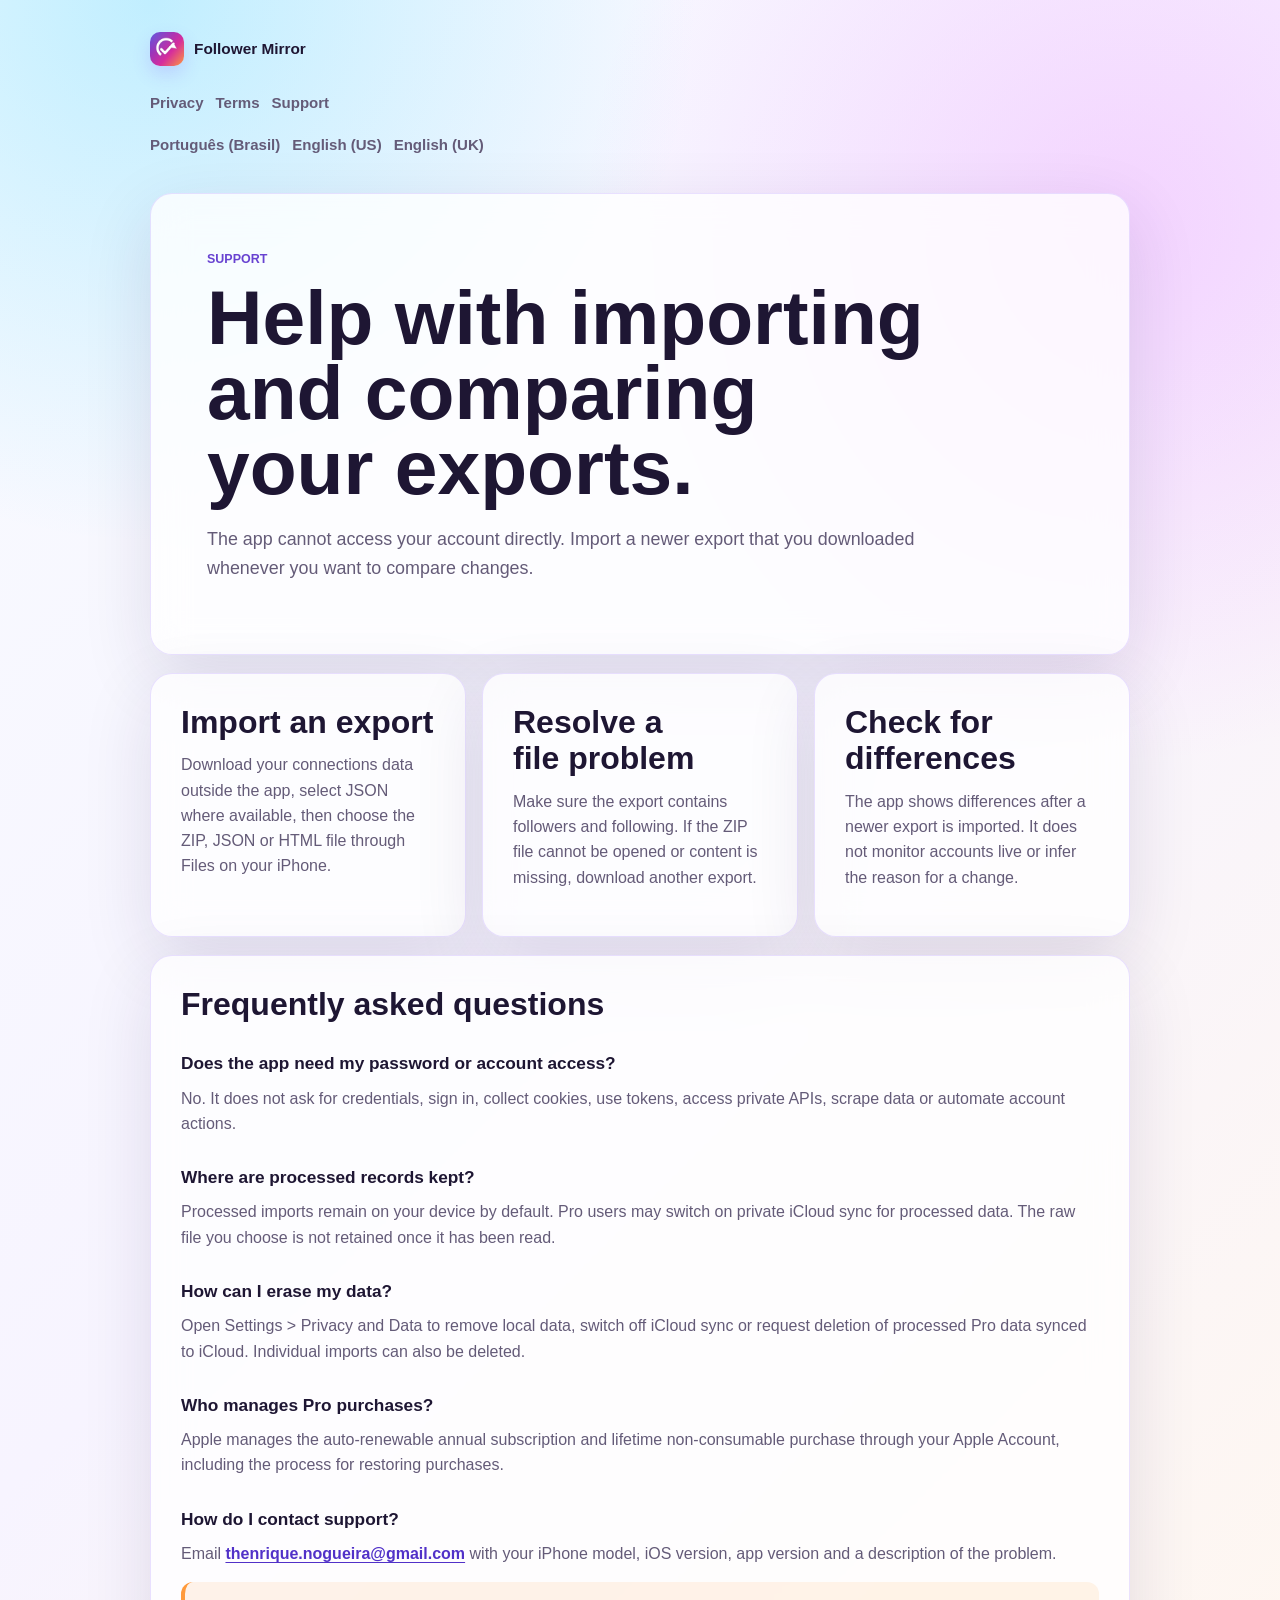
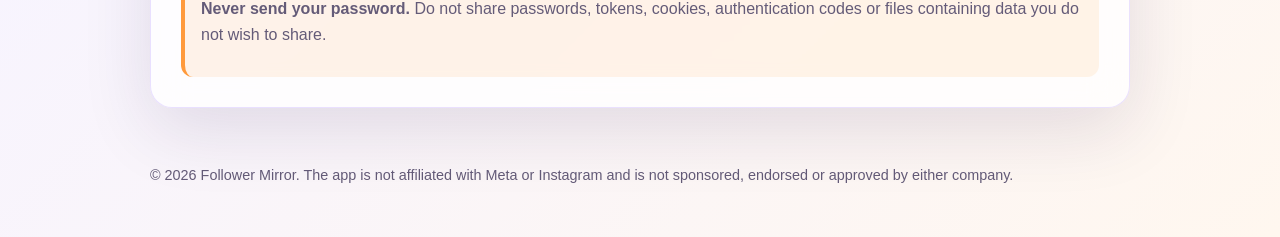
<file: en-gb/support.html>
<!doctype html>
<html lang="en-GB">
<head>
  <meta charset="utf-8">
  <meta name="viewport" content="width=device-width, initial-scale=1">
  <title>Support | Follower Mirror</title>
  <meta name="description" content="Support for Follower Mirror.">
  <link rel="canonical" href="https://nogueirathiago.github.io/quem-te-segue-legal/en-gb/support.html">
  <link rel="alternate" hreflang="pt-BR" href="https://nogueirathiago.github.io/quem-te-segue-legal/support.html">
  <link rel="alternate" hreflang="en-US" href="https://nogueirathiago.github.io/quem-te-segue-legal/en-us/support.html">
  <link rel="alternate" hreflang="en-GB" href="https://nogueirathiago.github.io/quem-te-segue-legal/en-gb/support.html">
  <link rel="alternate" hreflang="x-default" href="https://nogueirathiago.github.io/quem-te-segue-legal/support.html">
  <link rel="stylesheet" href="../styles.css">
</head>
<body>
  <a class="skip-link" href="#content">Skip to content</a>
  <header class="site-header">
    <a class="brand" href="index.html" aria-label="Follower Mirror"><img class="brand-mark" src="../brand-logo.png" alt="" width="34" height="34"><span>Follower Mirror</span></a>
    <nav aria-label="Legal navigation"><a href="privacy.html">Privacy</a><a href="terms.html">Terms</a><a href="support.html">Support</a></nav>
    <nav class="language-switcher" aria-label="Language"><a href="../support.html" lang="pt-BR" hreflang="pt-BR">Português (Brasil)</a><a href="../en-us/support.html" lang="en-US" hreflang="en-US">English (US)</a><a href="support.html" lang="en-GB" hreflang="en-GB" aria-current="page">English (UK)</a></nav>
  </header>

  <main id="content">
    <section class="hero"><p class="eyebrow">Support</p><h1>Help with importing and comparing your exports.</h1><p class="lead">The app cannot access your account directly. Import a newer export that you downloaded whenever you want to compare changes.</p></section>
    <section class="grid section" aria-label="Quick help">
      <article class="card"><h2>Import an export</h2><p>Download your connections data outside the app, select JSON where available, then choose the ZIP, JSON or HTML file through Files on your iPhone.</p></article>
      <article class="card"><h2>Resolve a file problem</h2><p>Make sure the export contains followers and following. If the ZIP file cannot be opened or content is missing, download another export.</p></article>
      <article class="card"><h2>Check for differences</h2><p>The app shows differences after a newer export is imported. It does not monitor accounts live or infer the reason for a change.</p></article>
    </section>
    <section class="document">
      <h2>Frequently asked questions</h2>
      <h3>Does the app need my password or account access?</h3><p>No. It does not ask for credentials, sign in, collect cookies, use tokens, access private APIs, scrape data or automate account actions.</p>
      <h3>Where are processed records kept?</h3><p>Processed imports remain on your device by default. Pro users may switch on private iCloud sync for processed data. The raw file you choose is not retained once it has been read.</p>
      <h3>How can I erase my data?</h3><p>Open Settings &gt; Privacy and Data to remove local data, switch off iCloud sync or request deletion of processed Pro data synced to iCloud. Individual imports can also be deleted.</p>
      <h3>Who manages Pro purchases?</h3><p>Apple manages the auto-renewable annual subscription and lifetime non-consumable purchase through your Apple Account, including the process for restoring purchases.</p>
      <h3>How do I contact support?</h3><p>Email <a href="mailto:thenrique.nogueira@gmail.com">thenrique.nogueira@gmail.com</a> with your iPhone model, iOS version, app version and a description of the problem.</p>
      <div class="callout"><p><strong>Never send your password.</strong> Do not share passwords, tokens, cookies, authentication codes or files containing data you do not wish to share.</p></div>
    </section>
  </main>
  <footer class="site-footer"><p>© 2026 Follower Mirror. The app is not affiliated with Meta or Instagram and is not sponsored, endorsed or approved by either company.</p></footer>
</body>
</html>
</file>
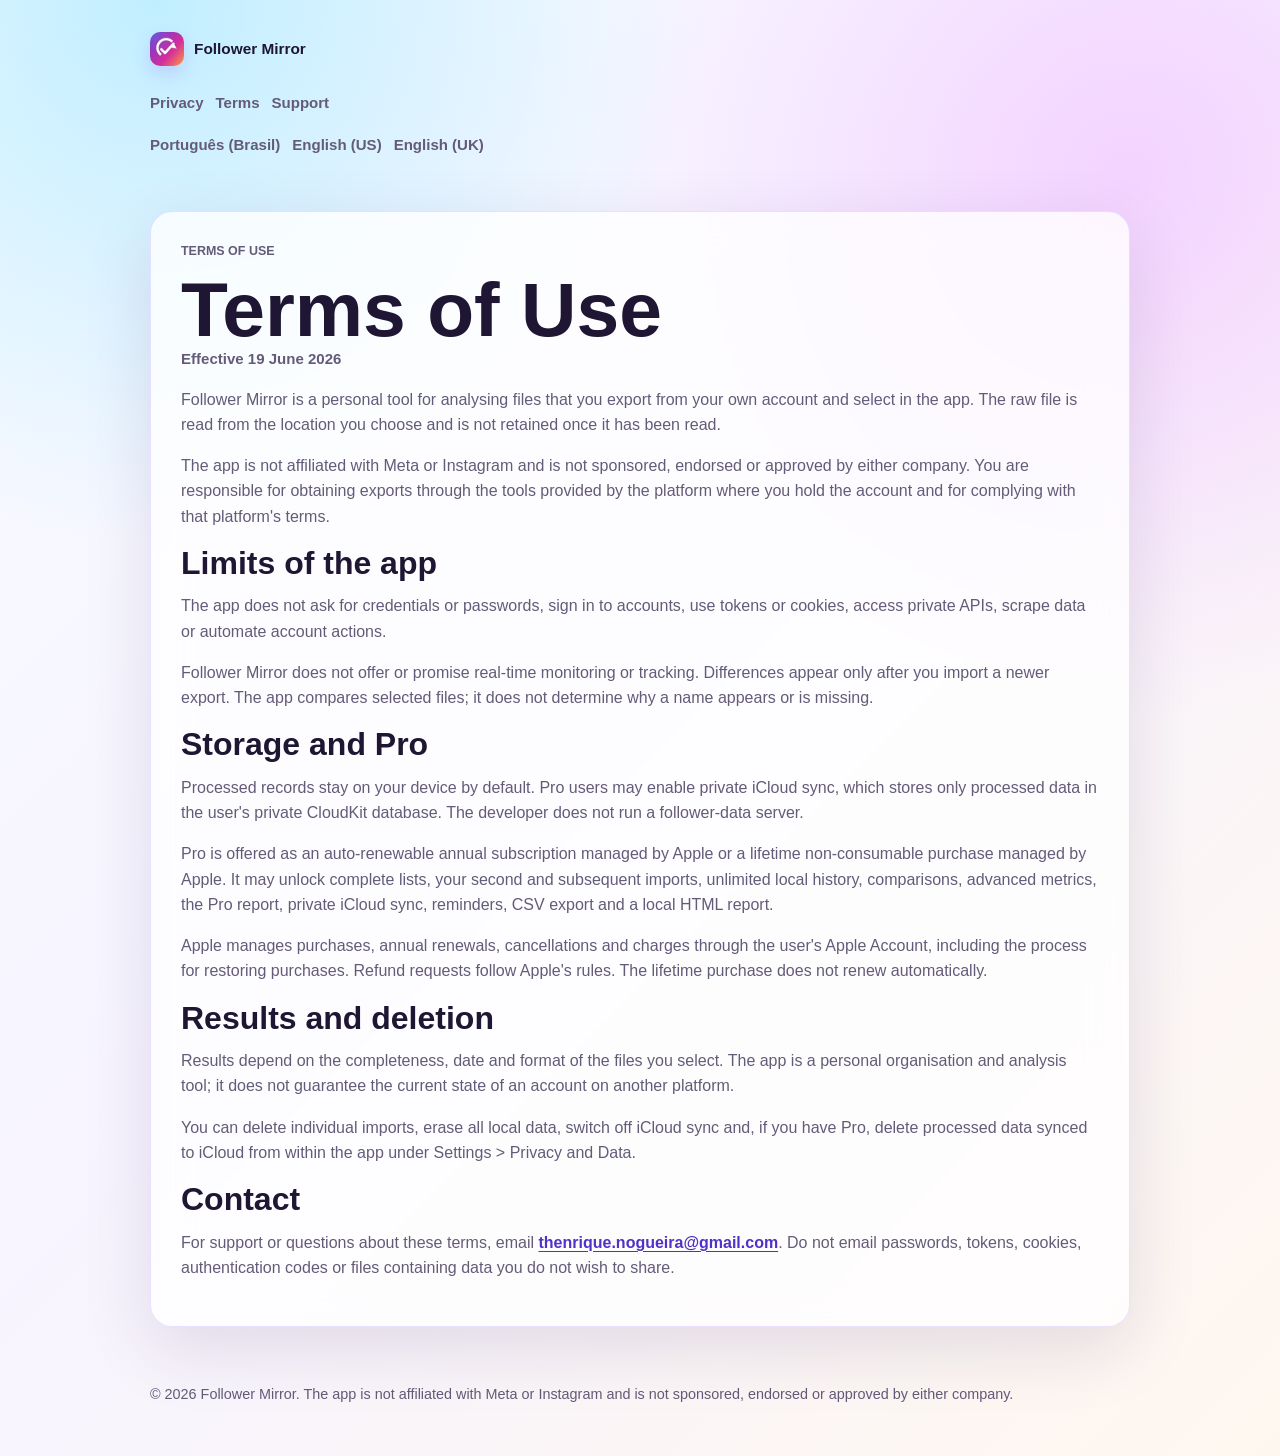
<file: en-gb/terms.html>
<!doctype html>
<html lang="en-GB">
<head>
  <meta charset="utf-8">
  <meta name="viewport" content="width=device-width, initial-scale=1">
  <title>Terms of Use | Follower Mirror</title>
  <meta name="description" content="Terms of Use for Follower Mirror.">
  <link rel="canonical" href="https://nogueirathiago.github.io/quem-te-segue-legal/en-gb/terms.html">
  <link rel="alternate" hreflang="pt-BR" href="https://nogueirathiago.github.io/quem-te-segue-legal/terms.html">
  <link rel="alternate" hreflang="en-US" href="https://nogueirathiago.github.io/quem-te-segue-legal/en-us/terms.html">
  <link rel="alternate" hreflang="en-GB" href="https://nogueirathiago.github.io/quem-te-segue-legal/en-gb/terms.html">
  <link rel="alternate" hreflang="x-default" href="https://nogueirathiago.github.io/quem-te-segue-legal/terms.html">
  <link rel="stylesheet" href="../styles.css">
</head>
<body>
  <a class="skip-link" href="#content">Skip to content</a>
  <header class="site-header">
    <a class="brand" href="index.html" aria-label="Follower Mirror"><img class="brand-mark" src="../brand-logo.png" alt="" width="34" height="34"><span>Follower Mirror</span></a>
    <nav aria-label="Legal navigation"><a href="privacy.html">Privacy</a><a href="terms.html">Terms</a><a href="support.html">Support</a></nav>
    <nav class="language-switcher" aria-label="Language"><a href="../terms.html" lang="pt-BR" hreflang="pt-BR">Português (Brasil)</a><a href="../en-us/terms.html" lang="en-US" hreflang="en-US">English (US)</a><a href="terms.html" lang="en-GB" hreflang="en-GB" aria-current="page">English (UK)</a></nav>
  </header>

  <main id="content">
    <article class="document">
      <p class="eyebrow">Terms of Use</p><h1>Terms of Use</h1><p class="meta">Effective 19 June 2026</p>
      <p>Follower Mirror is a personal tool for analysing files that you export from your own account and select in the app. The raw file is read from the location you choose and is not retained once it has been read.</p>
      <p>The app is not affiliated with Meta or Instagram and is not sponsored, endorsed or approved by either company. You are responsible for obtaining exports through the tools provided by the platform where you hold the account and for complying with that platform's terms.</p>

      <h2>Limits of the app</h2>
      <p>The app does not ask for credentials or passwords, sign in to accounts, use tokens or cookies, access private APIs, scrape data or automate account actions.</p>
      <p>Follower Mirror does not offer or promise real-time monitoring or tracking. Differences appear only after you import a newer export. The app compares selected files; it does not determine why a name appears or is missing.</p>

      <h2>Storage and Pro</h2>
      <p>Processed records stay on your device by default. Pro users may enable private iCloud sync, which stores only processed data in the user's private CloudKit database. The developer does not run a follower-data server.</p>
      <p>Pro is offered as an auto-renewable annual subscription managed by Apple or a lifetime non-consumable purchase managed by Apple. It may unlock complete lists, your second and subsequent imports, unlimited local history, comparisons, advanced metrics, the Pro report, private iCloud sync, reminders, CSV export and a local HTML report.</p>
      <p>Apple manages purchases, annual renewals, cancellations and charges through the user's Apple Account, including the process for restoring purchases. Refund requests follow Apple's rules. The lifetime purchase does not renew automatically.</p>

      <h2>Results and deletion</h2>
      <p>Results depend on the completeness, date and format of the files you select. The app is a personal organisation and analysis tool; it does not guarantee the current state of an account on another platform.</p>
      <p>You can delete individual imports, erase all local data, switch off iCloud sync and, if you have Pro, delete processed data synced to iCloud from within the app under Settings &gt; Privacy and Data.</p>

      <h2>Contact</h2>
      <p>For support or questions about these terms, email <a href="mailto:thenrique.nogueira@gmail.com">thenrique.nogueira@gmail.com</a>. Do not email passwords, tokens, cookies, authentication codes or files containing data you do not wish to share.</p>
    </article>
  </main>
  <footer class="site-footer"><p>© 2026 Follower Mirror. The app is not affiliated with Meta or Instagram and is not sponsored, endorsed or approved by either company.</p></footer>
</body>
</html>
</file>
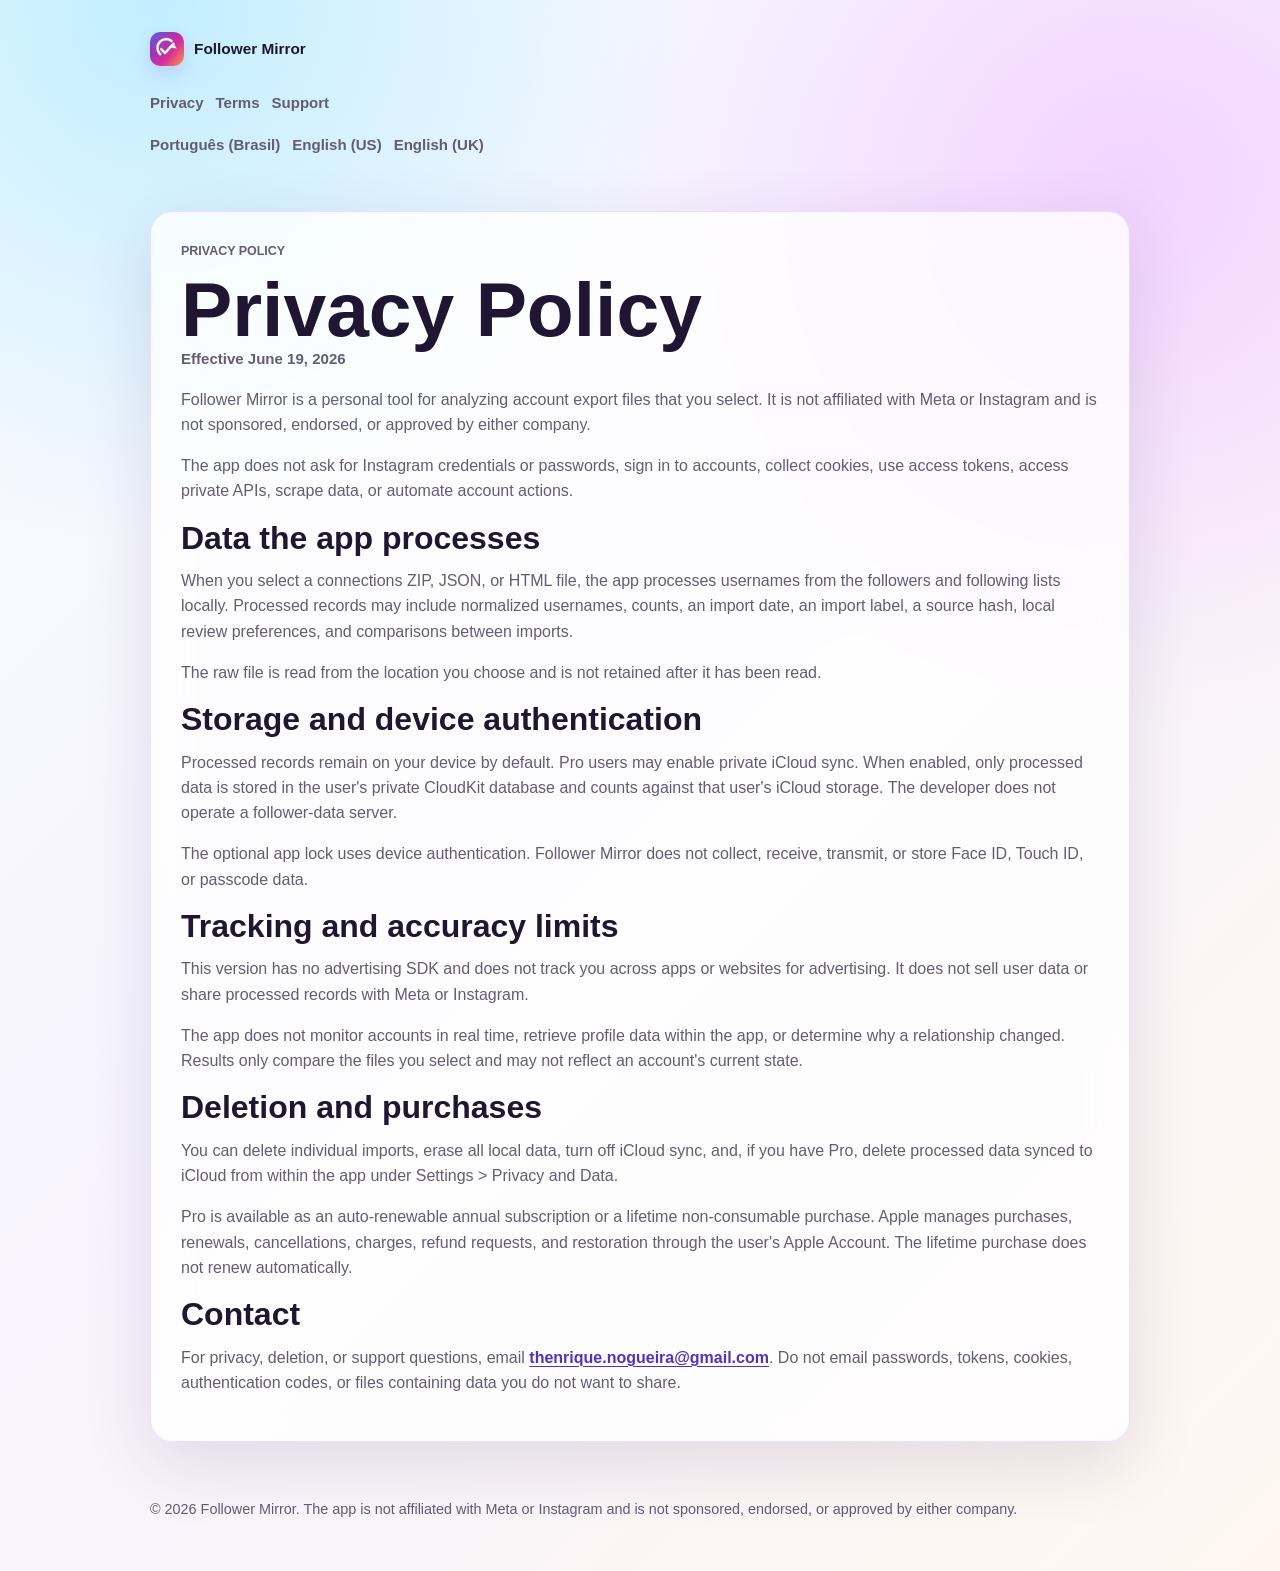
<file: en-us/privacy.html>
<!doctype html>
<html lang="en-US">
<head>
  <meta charset="utf-8">
  <meta name="viewport" content="width=device-width, initial-scale=1">
  <title>Privacy Policy | Follower Mirror</title>
  <meta name="description" content="Privacy Policy for Follower Mirror.">
  <link rel="canonical" href="https://nogueirathiago.github.io/quem-te-segue-legal/en-us/privacy.html">
  <link rel="alternate" hreflang="pt-BR" href="https://nogueirathiago.github.io/quem-te-segue-legal/privacy.html">
  <link rel="alternate" hreflang="en-US" href="https://nogueirathiago.github.io/quem-te-segue-legal/en-us/privacy.html">
  <link rel="alternate" hreflang="en-GB" href="https://nogueirathiago.github.io/quem-te-segue-legal/en-gb/privacy.html">
  <link rel="alternate" hreflang="x-default" href="https://nogueirathiago.github.io/quem-te-segue-legal/privacy.html">
  <link rel="stylesheet" href="../styles.css">
</head>
<body>
  <a class="skip-link" href="#content">Skip to content</a>
  <header class="site-header">
    <a class="brand" href="index.html" aria-label="Follower Mirror"><img class="brand-mark" src="../brand-logo.png" alt="" width="34" height="34"><span>Follower Mirror</span></a>
    <nav aria-label="Legal navigation"><a href="privacy.html">Privacy</a><a href="terms.html">Terms</a><a href="support.html">Support</a></nav>
    <nav class="language-switcher" aria-label="Language"><a href="../privacy.html" lang="pt-BR" hreflang="pt-BR">Português (Brasil)</a><a href="privacy.html" lang="en-US" hreflang="en-US" aria-current="page">English (US)</a><a href="../en-gb/privacy.html" lang="en-GB" hreflang="en-GB">English (UK)</a></nav>
  </header>

  <main id="content">
    <article class="document">
      <p class="eyebrow">Privacy Policy</p>
      <h1>Privacy Policy</h1>
      <p class="meta">Effective June 19, 2026</p>

      <p>Follower Mirror is a personal tool for analyzing account export files that you select. It is not affiliated with Meta or Instagram and is not sponsored, endorsed, or approved by either company.</p>
      <p>The app does not ask for Instagram credentials or passwords, sign in to accounts, collect cookies, use access tokens, access private APIs, scrape data, or automate account actions.</p>

      <h2>Data the app processes</h2>
      <p>When you select a connections ZIP, JSON, or HTML file, the app processes usernames from the followers and following lists locally. Processed records may include normalized usernames, counts, an import date, an import label, a source hash, local review preferences, and comparisons between imports.</p>
      <p>The raw file is read from the location you choose and is not retained after it has been read.</p>

      <h2>Storage and device authentication</h2>
      <p>Processed records remain on your device by default. Pro users may enable private iCloud sync. When enabled, only processed data is stored in the user's private CloudKit database and counts against that user's iCloud storage. The developer does not operate a follower-data server.</p>
      <p>The optional app lock uses device authentication. Follower Mirror does not collect, receive, transmit, or store Face ID, Touch ID, or passcode data.</p>

      <h2>Tracking and accuracy limits</h2>
      <p>This version has no advertising SDK and does not track you across apps or websites for advertising. It does not sell user data or share processed records with Meta or Instagram.</p>
      <p>The app does not monitor accounts in real time, retrieve profile data within the app, or determine why a relationship changed. Results only compare the files you select and may not reflect an account's current state.</p>

      <h2>Deletion and purchases</h2>
      <p>You can delete individual imports, erase all local data, turn off iCloud sync, and, if you have Pro, delete processed data synced to iCloud from within the app under Settings &gt; Privacy and Data.</p>
      <p>Pro is available as an auto-renewable annual subscription or a lifetime non-consumable purchase. Apple manages purchases, renewals, cancellations, charges, refund requests, and restoration through the user's Apple Account. The lifetime purchase does not renew automatically.</p>

      <h2>Contact</h2>
      <p>For privacy, deletion, or support questions, email <a href="mailto:thenrique.nogueira@gmail.com">thenrique.nogueira@gmail.com</a>. Do not email passwords, tokens, cookies, authentication codes, or files containing data you do not want to share.</p>
    </article>
  </main>
  <footer class="site-footer"><p>© 2026 Follower Mirror. The app is not affiliated with Meta or Instagram and is not sponsored, endorsed, or approved by either company.</p></footer>
</body>
</html>
</file>
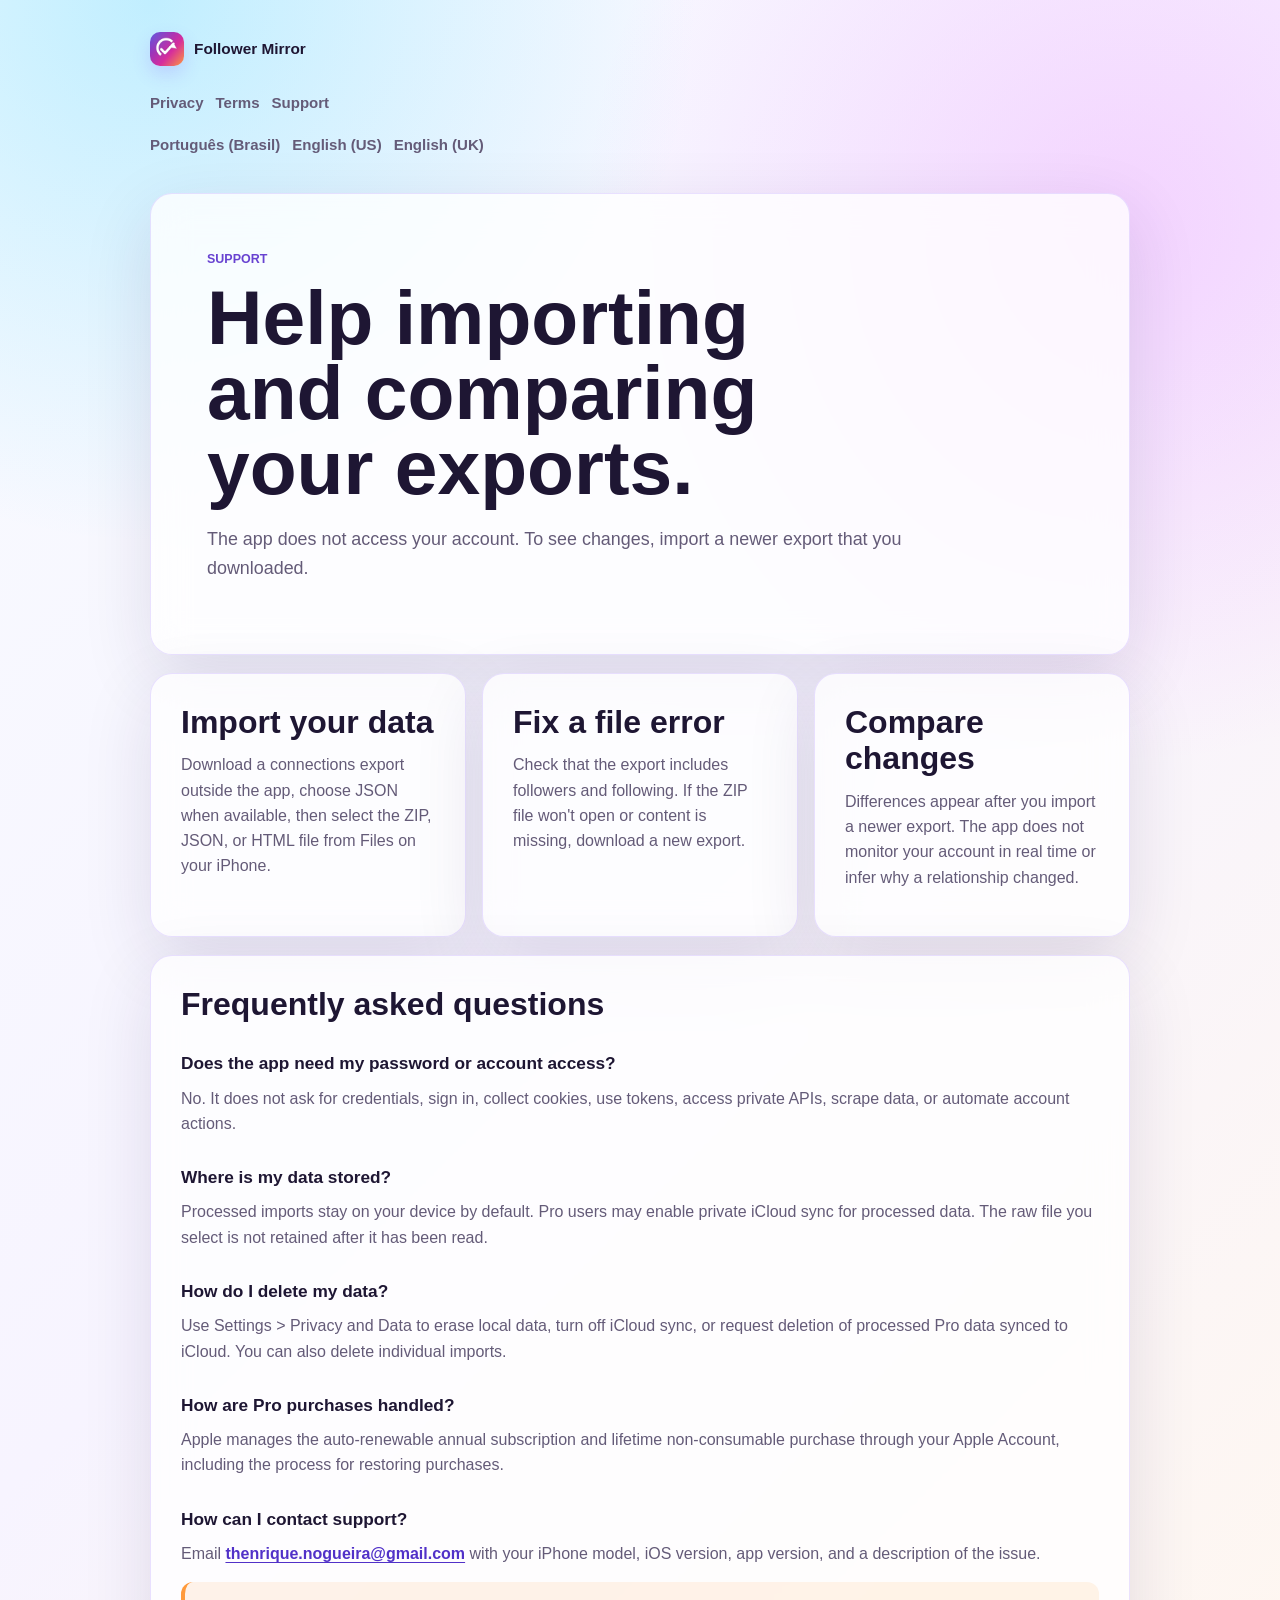
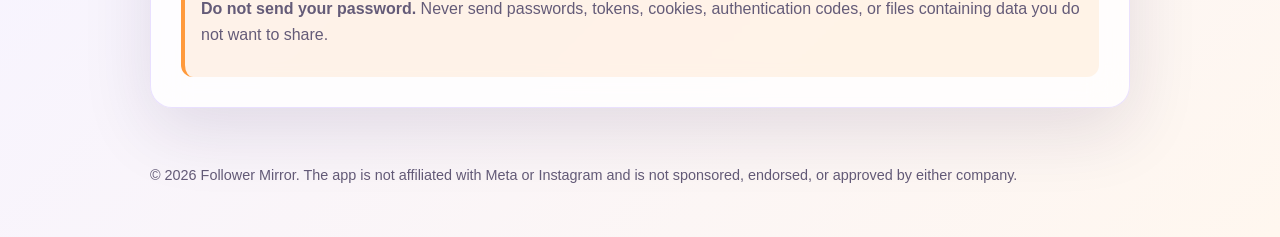
<file: en-us/support.html>
<!doctype html>
<html lang="en-US">
<head>
  <meta charset="utf-8">
  <meta name="viewport" content="width=device-width, initial-scale=1">
  <title>Support | Follower Mirror</title>
  <meta name="description" content="Support for Follower Mirror.">
  <link rel="canonical" href="https://nogueirathiago.github.io/quem-te-segue-legal/en-us/support.html">
  <link rel="alternate" hreflang="pt-BR" href="https://nogueirathiago.github.io/quem-te-segue-legal/support.html">
  <link rel="alternate" hreflang="en-US" href="https://nogueirathiago.github.io/quem-te-segue-legal/en-us/support.html">
  <link rel="alternate" hreflang="en-GB" href="https://nogueirathiago.github.io/quem-te-segue-legal/en-gb/support.html">
  <link rel="alternate" hreflang="x-default" href="https://nogueirathiago.github.io/quem-te-segue-legal/support.html">
  <link rel="stylesheet" href="../styles.css">
</head>
<body>
  <a class="skip-link" href="#content">Skip to content</a>
  <header class="site-header">
    <a class="brand" href="index.html" aria-label="Follower Mirror"><img class="brand-mark" src="../brand-logo.png" alt="" width="34" height="34"><span>Follower Mirror</span></a>
    <nav aria-label="Legal navigation"><a href="privacy.html">Privacy</a><a href="terms.html">Terms</a><a href="support.html">Support</a></nav>
    <nav class="language-switcher" aria-label="Language"><a href="../support.html" lang="pt-BR" hreflang="pt-BR">Português (Brasil)</a><a href="support.html" lang="en-US" hreflang="en-US" aria-current="page">English (US)</a><a href="../en-gb/support.html" lang="en-GB" hreflang="en-GB">English (UK)</a></nav>
  </header>

  <main id="content">
    <section class="hero"><p class="eyebrow">Support</p><h1>Help importing and comparing your exports.</h1><p class="lead">The app does not access your account. To see changes, import a newer export that you downloaded.</p></section>
    <section class="grid section" aria-label="Quick help">
      <article class="card"><h2>Import your data</h2><p>Download a connections export outside the app, choose JSON when available, then select the ZIP, JSON, or HTML file from Files on your iPhone.</p></article>
      <article class="card"><h2>Fix a file error</h2><p>Check that the export includes followers and following. If the ZIP file won't open or content is missing, download a new export.</p></article>
      <article class="card"><h2>Compare changes</h2><p>Differences appear after you import a newer export. The app does not monitor your account in real time or infer why a relationship changed.</p></article>
    </section>
    <section class="document">
      <h2>Frequently asked questions</h2>
      <h3>Does the app need my password or account access?</h3><p>No. It does not ask for credentials, sign in, collect cookies, use tokens, access private APIs, scrape data, or automate account actions.</p>
      <h3>Where is my data stored?</h3><p>Processed imports stay on your device by default. Pro users may enable private iCloud sync for processed data. The raw file you select is not retained after it has been read.</p>
      <h3>How do I delete my data?</h3><p>Use Settings &gt; Privacy and Data to erase local data, turn off iCloud sync, or request deletion of processed Pro data synced to iCloud. You can also delete individual imports.</p>
      <h3>How are Pro purchases handled?</h3><p>Apple manages the auto-renewable annual subscription and lifetime non-consumable purchase through your Apple Account, including the process for restoring purchases.</p>
      <h3>How can I contact support?</h3><p>Email <a href="mailto:thenrique.nogueira@gmail.com">thenrique.nogueira@gmail.com</a> with your iPhone model, iOS version, app version, and a description of the issue.</p>
      <div class="callout"><p><strong>Do not send your password.</strong> Never send passwords, tokens, cookies, authentication codes, or files containing data you do not want to share.</p></div>
    </section>
  </main>
  <footer class="site-footer"><p>© 2026 Follower Mirror. The app is not affiliated with Meta or Instagram and is not sponsored, endorsed, or approved by either company.</p></footer>
</body>
</html>
</file>
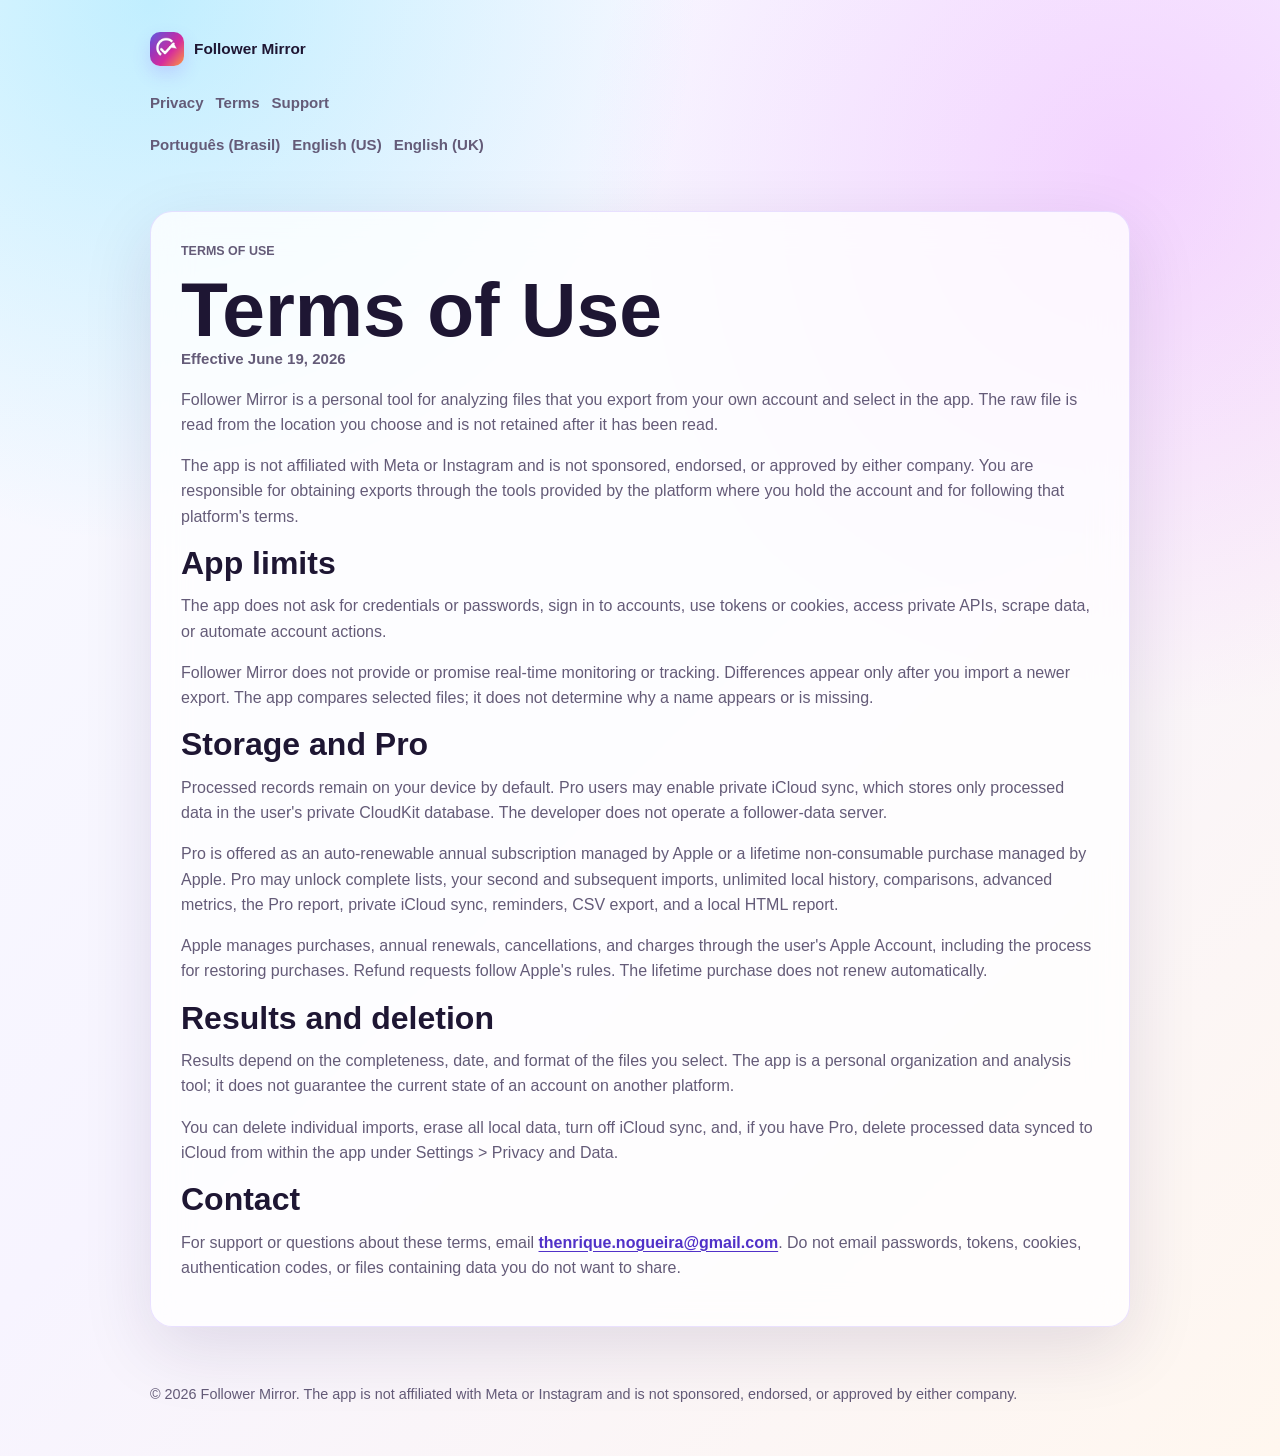
<file: en-us/terms.html>
<!doctype html>
<html lang="en-US">
<head>
  <meta charset="utf-8">
  <meta name="viewport" content="width=device-width, initial-scale=1">
  <title>Terms of Use | Follower Mirror</title>
  <meta name="description" content="Terms of Use for Follower Mirror.">
  <link rel="canonical" href="https://nogueirathiago.github.io/quem-te-segue-legal/en-us/terms.html">
  <link rel="alternate" hreflang="pt-BR" href="https://nogueirathiago.github.io/quem-te-segue-legal/terms.html">
  <link rel="alternate" hreflang="en-US" href="https://nogueirathiago.github.io/quem-te-segue-legal/en-us/terms.html">
  <link rel="alternate" hreflang="en-GB" href="https://nogueirathiago.github.io/quem-te-segue-legal/en-gb/terms.html">
  <link rel="alternate" hreflang="x-default" href="https://nogueirathiago.github.io/quem-te-segue-legal/terms.html">
  <link rel="stylesheet" href="../styles.css">
</head>
<body>
  <a class="skip-link" href="#content">Skip to content</a>
  <header class="site-header">
    <a class="brand" href="index.html" aria-label="Follower Mirror"><img class="brand-mark" src="../brand-logo.png" alt="" width="34" height="34"><span>Follower Mirror</span></a>
    <nav aria-label="Legal navigation"><a href="privacy.html">Privacy</a><a href="terms.html">Terms</a><a href="support.html">Support</a></nav>
    <nav class="language-switcher" aria-label="Language"><a href="../terms.html" lang="pt-BR" hreflang="pt-BR">Português (Brasil)</a><a href="terms.html" lang="en-US" hreflang="en-US" aria-current="page">English (US)</a><a href="../en-gb/terms.html" lang="en-GB" hreflang="en-GB">English (UK)</a></nav>
  </header>

  <main id="content">
    <article class="document">
      <p class="eyebrow">Terms of Use</p>
      <h1>Terms of Use</h1>
      <p class="meta">Effective June 19, 2026</p>

      <p>Follower Mirror is a personal tool for analyzing files that you export from your own account and select in the app. The raw file is read from the location you choose and is not retained after it has been read.</p>
      <p>The app is not affiliated with Meta or Instagram and is not sponsored, endorsed, or approved by either company. You are responsible for obtaining exports through the tools provided by the platform where you hold the account and for following that platform's terms.</p>

      <h2>App limits</h2>
      <p>The app does not ask for credentials or passwords, sign in to accounts, use tokens or cookies, access private APIs, scrape data, or automate account actions.</p>
      <p>Follower Mirror does not provide or promise real-time monitoring or tracking. Differences appear only after you import a newer export. The app compares selected files; it does not determine why a name appears or is missing.</p>

      <h2>Storage and Pro</h2>
      <p>Processed records remain on your device by default. Pro users may enable private iCloud sync, which stores only processed data in the user's private CloudKit database. The developer does not operate a follower-data server.</p>
      <p>Pro is offered as an auto-renewable annual subscription managed by Apple or a lifetime non-consumable purchase managed by Apple. Pro may unlock complete lists, your second and subsequent imports, unlimited local history, comparisons, advanced metrics, the Pro report, private iCloud sync, reminders, CSV export, and a local HTML report.</p>
      <p>Apple manages purchases, annual renewals, cancellations, and charges through the user's Apple Account, including the process for restoring purchases. Refund requests follow Apple's rules. The lifetime purchase does not renew automatically.</p>

      <h2>Results and deletion</h2>
      <p>Results depend on the completeness, date, and format of the files you select. The app is a personal organization and analysis tool; it does not guarantee the current state of an account on another platform.</p>
      <p>You can delete individual imports, erase all local data, turn off iCloud sync, and, if you have Pro, delete processed data synced to iCloud from within the app under Settings &gt; Privacy and Data.</p>

      <h2>Contact</h2>
      <p>For support or questions about these terms, email <a href="mailto:thenrique.nogueira@gmail.com">thenrique.nogueira@gmail.com</a>. Do not email passwords, tokens, cookies, authentication codes, or files containing data you do not want to share.</p>
    </article>
  </main>
  <footer class="site-footer"><p>© 2026 Follower Mirror. The app is not affiliated with Meta or Instagram and is not sponsored, endorsed, or approved by either company.</p></footer>
</body>
</html>
</file>
<file: styles.css>
:root {
  color-scheme: light;
  --paper: #f7f4ff;
  --surface: #ffffff;
  --ink: #1e1633;
  --muted: #645b78;
  --line: #ded7f2;
  --cyan: #12c8ff;
  --violet: #7c4dff;
  --magenta: #e13cff;
  --orange: #ff9a3c;
}

* {
  box-sizing: border-box;
}

body {
  margin: 0;
  font-family: -apple-system, BlinkMacSystemFont, "SF Pro Text", "Segoe UI", sans-serif;
  background:
    radial-gradient(circle at 12% 0%, rgba(18, 200, 255, 0.24), transparent 34rem),
    radial-gradient(circle at 88% 12%, rgba(225, 60, 255, 0.18), transparent 34rem),
    linear-gradient(135deg, #f8fbff 0%, var(--paper) 48%, #fff7ef 100%);
  color: var(--ink);
  line-height: 1.58;
  overflow-x: hidden;
  -webkit-tap-highlight-color: rgba(124, 77, 255, 0.18);
}

a {
  color: #5131c8;
  font-weight: 700;
  text-decoration-thickness: 0.08em;
  text-underline-offset: 0.16em;
  touch-action: manipulation;
}

a:hover {
  color: #2f1c90;
}

a:focus-visible {
  outline: 3px solid rgba(18, 200, 255, 0.95);
  outline-offset: 4px;
  border-radius: 8px;
}

.skip-link {
  position: absolute;
  top: 12px;
  left: 12px;
  z-index: 10;
  transform: translateY(-160%);
  border-radius: 12px;
  padding: 10px 14px;
  background: var(--ink);
  color: #fff;
}

.skip-link:focus-visible {
  transform: translateY(0);
}

.site-header,
.site-footer {
  width: min(980px, calc(100% - 32px));
  margin: 0 auto;
}

.site-header {
  padding: 32px 0 18px;
}

.brand {
  display: inline-flex;
  align-items: center;
  gap: 10px;
  color: var(--ink);
  font-size: 0.96rem;
  font-weight: 800;
  text-decoration: none;
}

.brand-mark {
  width: 34px;
  height: 34px;
  border-radius: 10px;
  display: block;
  box-shadow: 0 8px 18px rgba(124, 77, 255, 0.18);
}

nav {
  display: flex;
  flex-wrap: wrap;
  gap: 12px;
  margin-top: 18px;
}

nav a {
  color: var(--muted);
  font-size: 0.94rem;
  font-weight: 700;
  text-decoration: none;
}

main {
  width: min(980px, calc(100% - 32px));
  margin: 0 auto;
  padding: 18px 0 56px;
}

.hero,
.card,
.document {
  border: 1px solid rgba(124, 77, 255, 0.16);
  border-radius: 22px;
  background: rgba(255, 255, 255, 0.78);
  box-shadow: 0 22px 70px rgba(42, 26, 86, 0.12);
  backdrop-filter: blur(18px);
}

.hero {
  padding: clamp(28px, 5vw, 56px);
}

.eyebrow {
  margin: 0 0 10px;
  color: #6843d1;
  font-size: 0.78rem;
  font-weight: 900;
  letter-spacing: 0;
  text-transform: uppercase;
}

h1 {
  max-width: 760px;
  margin: 0;
  font-size: clamp(2.25rem, 7vw, 4.8rem);
  line-height: 0.98;
  letter-spacing: 0;
  overflow-wrap: anywhere;
  text-wrap: balance;
}

h2 {
  margin: 0 0 12px;
  font-size: clamp(1.35rem, 2.5vw, 2rem);
  line-height: 1.14;
  letter-spacing: 0;
  text-wrap: balance;
}

h3 {
  margin: 28px 0 8px;
  font-size: 1.08rem;
  letter-spacing: 0;
}

p {
  margin: 0 0 16px;
  overflow-wrap: break-word;
}

ul {
  margin: 0 0 18px;
  padding-left: 1.35rem;
}

li + li {
  margin-top: 8px;
}

.lead {
  max-width: 720px;
  margin-top: 20px;
  color: var(--muted);
  font-size: 1.12rem;
}

.pill-row {
  display: flex;
  flex-wrap: wrap;
  gap: 10px;
  margin-top: 26px;
}

.pill {
  border: 1px solid var(--line);
  border-radius: 999px;
  padding: 8px 12px;
  background: rgba(255, 255, 255, 0.76);
  color: var(--muted);
  font-size: 0.88rem;
  font-weight: 800;
}

.grid {
  display: grid;
  grid-template-columns: repeat(3, minmax(0, 1fr));
  gap: 16px;
  margin-top: 18px;
}

.card,
.document {
  padding: clamp(20px, 3vw, 30px);
}

.card p,
.document p,
.document li {
  color: var(--muted);
}

.section {
  margin-top: 18px;
}

.document {
  margin-top: 18px;
}

.meta {
  color: var(--muted);
  font-size: 0.94rem;
  font-weight: 700;
}

.callout {
  border-left: 4px solid var(--orange);
  padding: 14px 16px;
  border-radius: 12px;
  background: rgba(255, 154, 60, 0.11);
}

.site-footer {
  padding: 0 0 34px;
  color: var(--muted);
  font-size: 0.9rem;
}

@media (max-width: 760px) {
  .grid {
    grid-template-columns: 1fr;
  }

  .hero,
  .card,
  .document {
    border-radius: 18px;
  }
}
</file>
